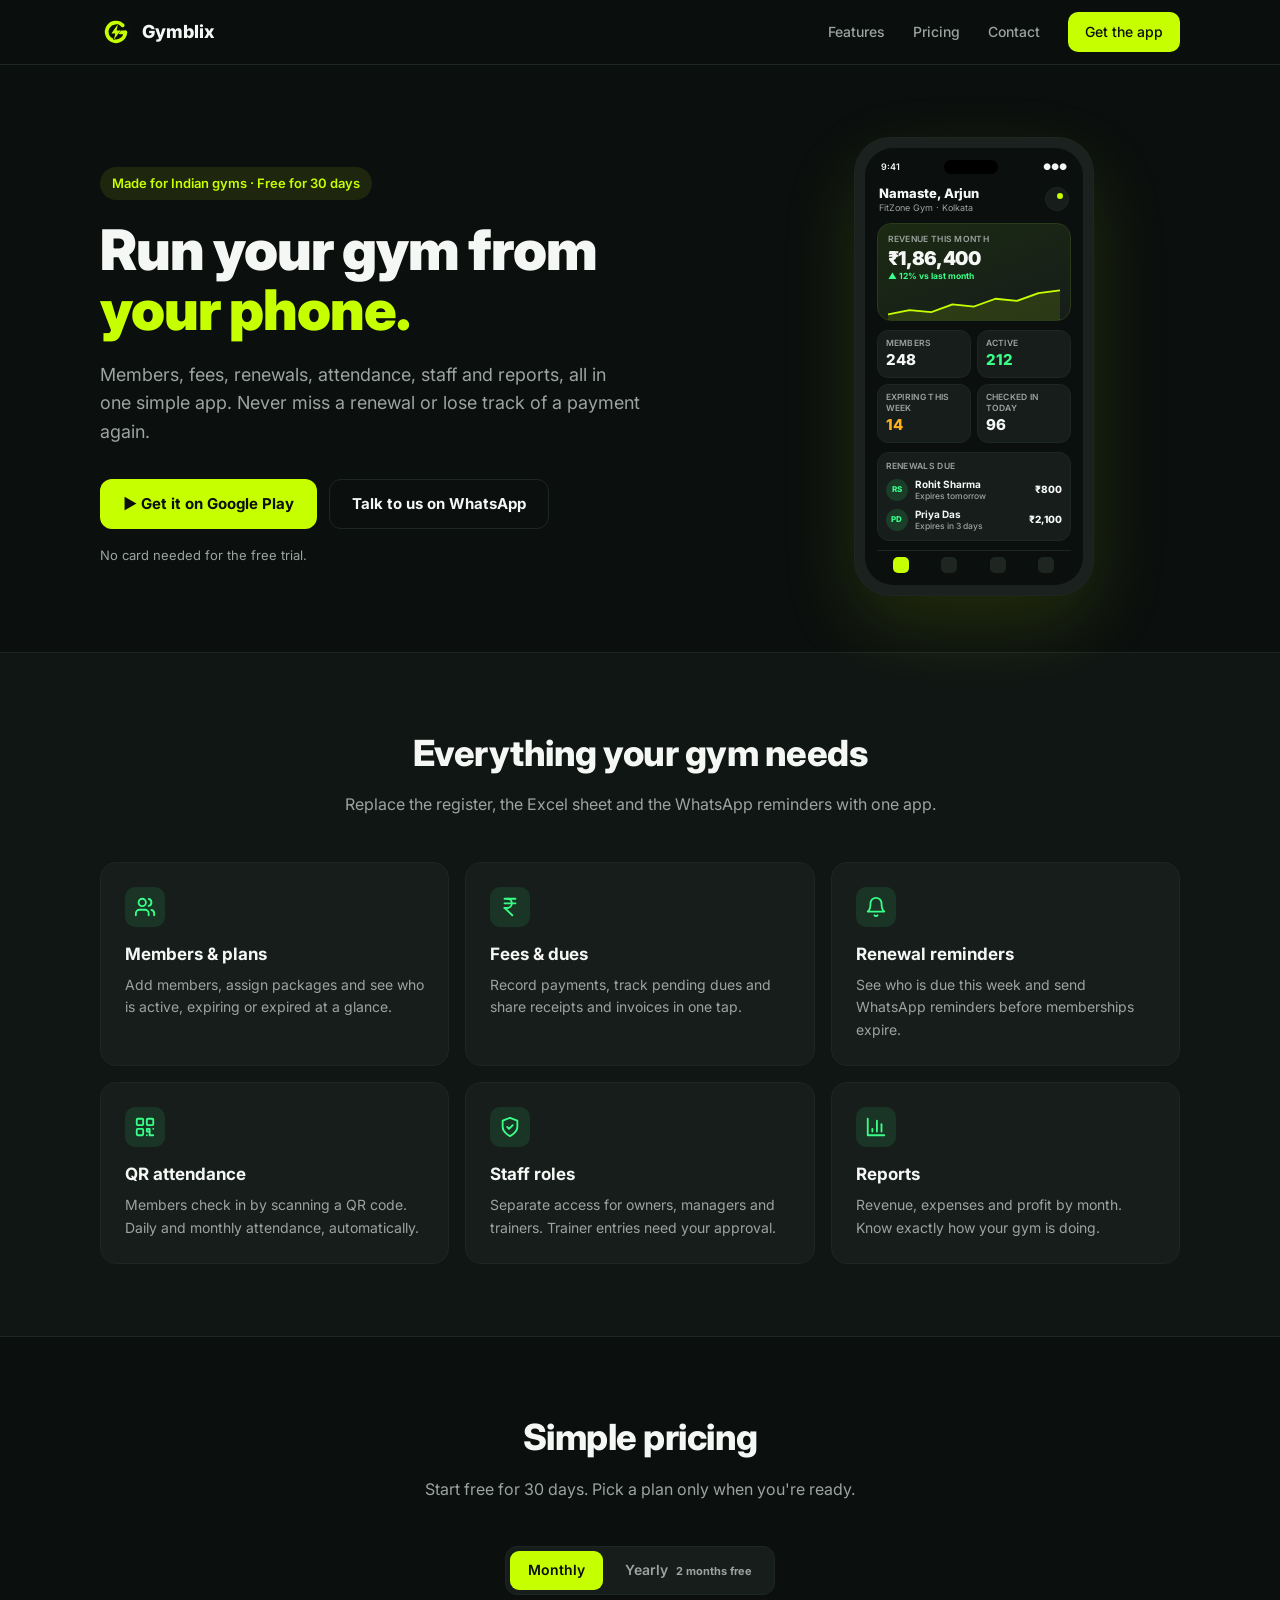
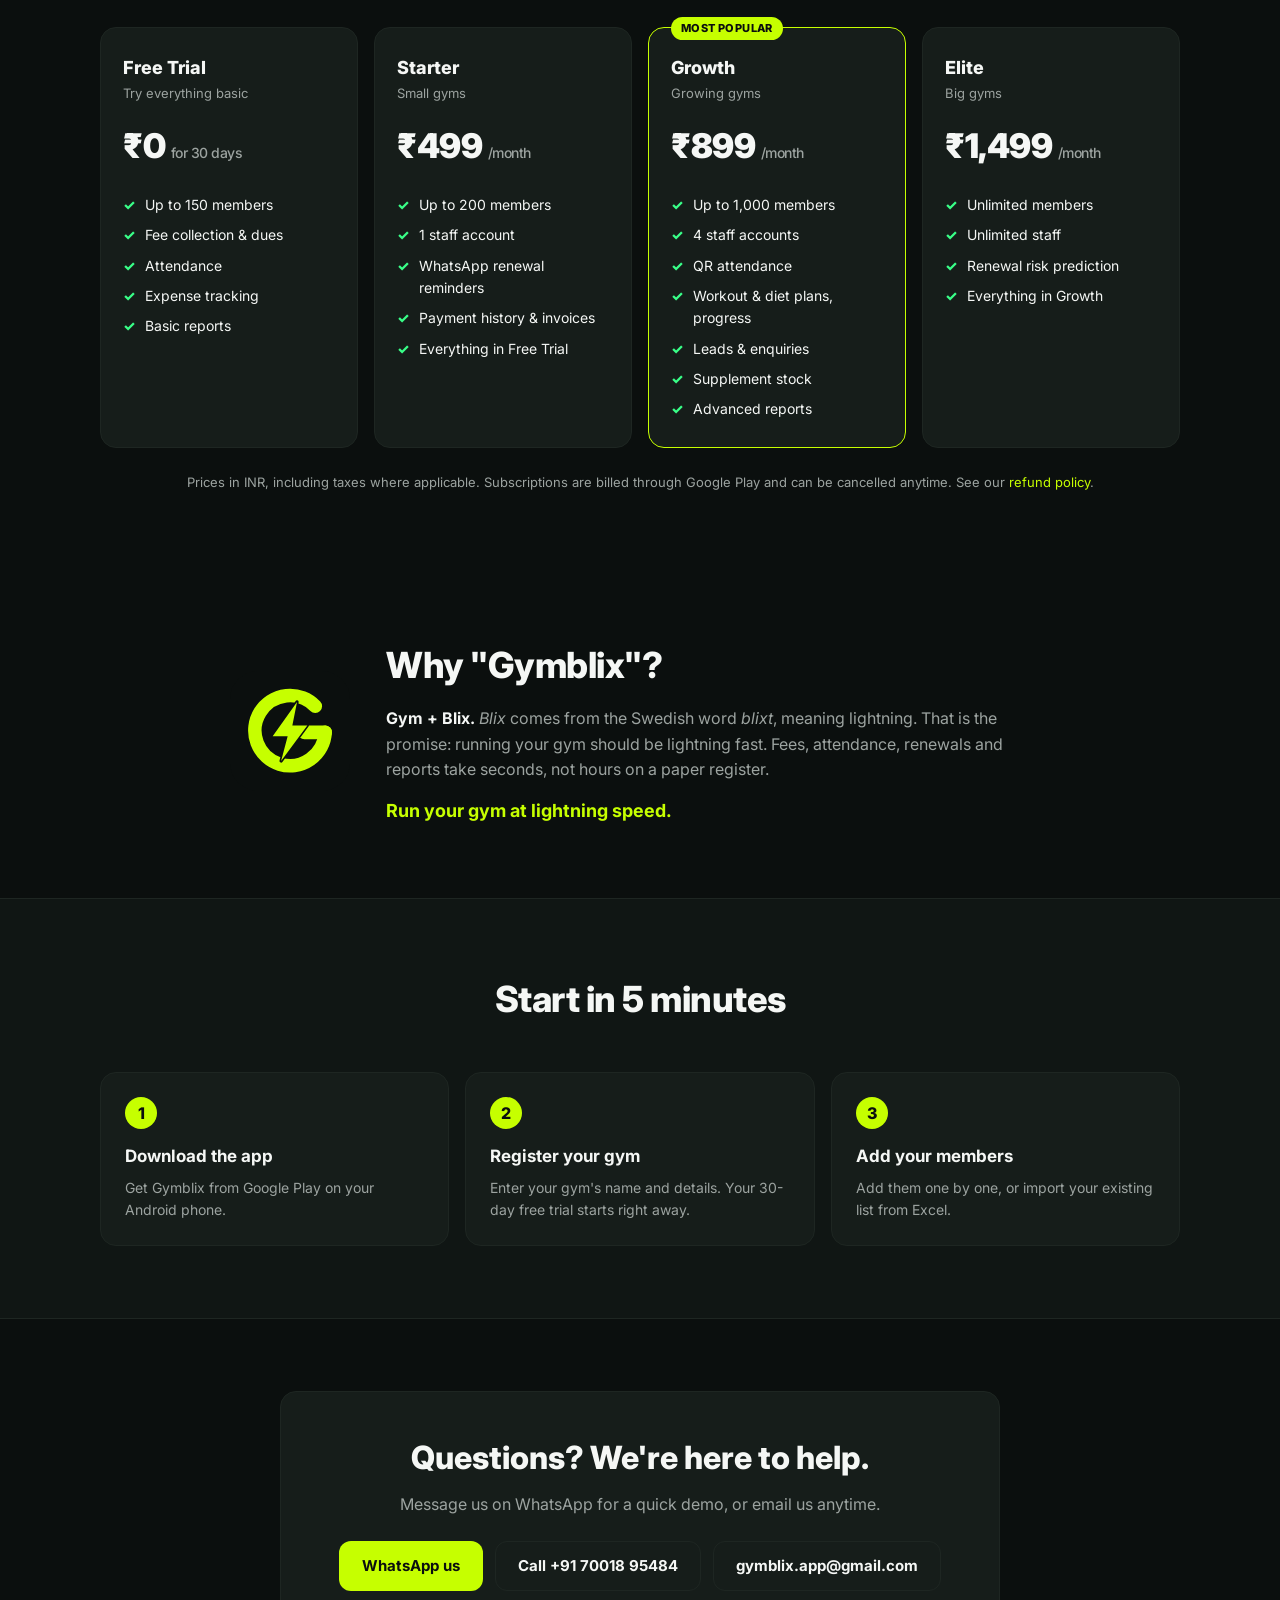
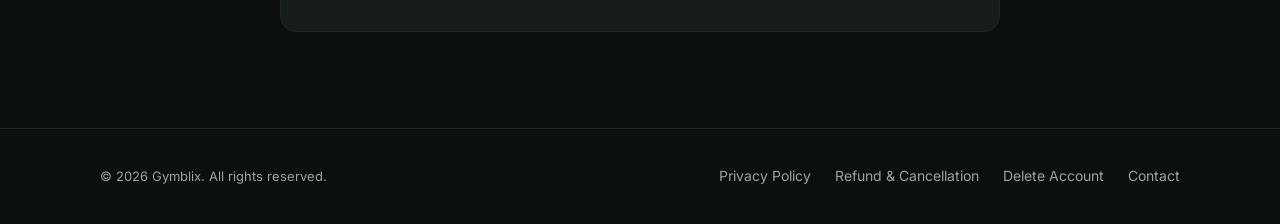
<file: index.html>
<!DOCTYPE html>
<html lang="en">
<head>
<meta charset="utf-8">
<meta name="viewport" content="width=device-width, initial-scale=1">
<title>Gymblix — Gym Management App</title>
<meta name="description" content="Gymblix is a simple gym management app: members, fees, renewals, attendance, staff and reports in one place. Free for 30 days.">
<link rel="preconnect" href="https://fonts.googleapis.com">
<link rel="preconnect" href="https://fonts.gstatic.com" crossorigin>
<link href="https://fonts.googleapis.com/css2?family=Inter:wght@400;500;600;700;800;900&display=swap" rel="stylesheet">
<link rel="icon" type="image/svg+xml" href="assets/gymblix-logo.svg">
<link rel="icon" type="image/png" href="assets/gymblix-favicon.png">
<link rel="apple-touch-icon" href="assets/apple-touch-icon.png">
<link rel="stylesheet" href="styles.css">
</head>
<body>

<header class="site-header">
  <div class="container">
    <a class="logo" href="index.html"><img src="assets/gymblix-logo.svg" alt="">Gymblix</a>
    <nav class="nav">
      <a href="#features">Features</a>
      <a href="#pricing">Pricing</a>
      <a href="#contact">Contact</a>
      <!-- PLAY_STORE_LINK: works once the app is public on Google Play -->
      <a class="btn btn-primary btn-sm" href="https://play.google.com/store/apps/details?id=com.gymblix.app">Get the app</a>
    </nav>
  </div>
</header>

<main>

  <!-- Hero -->
  <div class="hero">
    <div class="container">
      <div>
        <span class="pill">Made for Indian gyms · Free for 30 days</span>
        <h1>Run your gym from <span>your phone.</span></h1>
        <p class="lead">
          Members, fees, renewals, attendance, staff and reports, all in one simple app.
          Never miss a renewal or lose track of a payment again.
        </p>
        <div class="hero-actions">
          <a class="btn btn-primary" href="https://play.google.com/store/apps/details?id=com.gymblix.app">▶ Get it on Google Play</a>
          <a class="btn btn-ghost" href="https://wa.me/917001895484" target="_blank" rel="noopener">Talk to us on WhatsApp</a>
        </div>
        <p class="hero-note">No card needed for the free trial.</p>
      </div>
      <div class="phone" role="img" aria-label="Gymblix dashboard: 248 members, 212 active, 14 expiring this week, ₹1,86,400 revenue this month">
        <div class="screen" aria-hidden="true">
          <div class="s-status"><span>9:41</span><span class="s-notch"></span><span>●●●</span></div>
          <div class="s-head">
            <div><div class="s-hi">Namaste, Arjun</div><div class="s-gym">FitZone Gym · Kolkata</div></div>
            <div class="s-bell"></div>
          </div>
          <div class="s-revenue">
            <div class="s-label">Revenue this month</div>
            <div class="s-big">₹1,86,400</div>
            <div class="s-up">▲ 12% vs last month</div>
            <svg viewBox="0 0 200 48" class="s-chart" preserveAspectRatio="none"><path d="M0 40 L25 34 L50 37 L75 26 L100 29 L125 18 L150 21 L175 10 L200 6" fill="none" stroke="#C6FF00" stroke-width="2.5" stroke-linejoin="round"/><path d="M0 40 L25 34 L50 37 L75 26 L100 29 L125 18 L150 21 L175 10 L200 6 L200 48 L0 48 Z" fill="rgba(198,255,0,0.12)"/></svg>
          </div>
          <div class="s-tiles">
            <div class="s-tile"><div class="s-label">Members</div><div class="s-num">248</div></div>
            <div class="s-tile"><div class="s-label">Active</div><div class="s-num mint">212</div></div>
            <div class="s-tile"><div class="s-label">Expiring this week</div><div class="s-num warn">14</div></div>
            <div class="s-tile"><div class="s-label">Checked in today</div><div class="s-num">96</div></div>
          </div>
          <div class="s-list">
            <div class="s-label">Renewals due</div>
            <div class="s-row"><span class="s-av">RS</span><span class="s-name">Rohit Sharma<small>Expires tomorrow</small></span><span class="s-amt">₹800</span></div>
            <div class="s-row"><span class="s-av">PD</span><span class="s-name">Priya Das<small>Expires in 3 days</small></span><span class="s-amt">₹2,100</span></div>
          </div>
          <div class="s-nav"><span class="on"></span><span></span><span></span><span></span></div>
        </div>
      </div>
    </div>
  </div>

  <!-- Features -->
  <section id="features" class="alt">
    <div class="container">
      <div class="section-head">
        <h2>Everything your gym needs</h2>
        <p>Replace the register, the Excel sheet and the WhatsApp reminders with one app.</p>
      </div>
      <div class="grid-3">
        <div class="feature">
          <div class="icon"><svg viewBox="0 0 24 24" width="22" height="22" fill="none" stroke="currentColor" stroke-width="2" stroke-linecap="round" stroke-linejoin="round" aria-hidden="true"><path d="M16 21v-2a4 4 0 0 0-4-4H6a4 4 0 0 0-4 4v2"/><circle cx="9" cy="7" r="4"/><path d="M22 21v-2a4 4 0 0 0-3-3.87"/><path d="M16 3.13a4 4 0 0 1 0 7.75"/></svg></div>
          <h3>Members &amp; plans</h3>
          <p>Add members, assign packages and see who is active, expiring or expired at a glance.</p>
        </div>
        <div class="feature">
          <div class="icon"><svg viewBox="0 0 24 24" width="22" height="22" fill="none" stroke="currentColor" stroke-width="2" stroke-linecap="round" stroke-linejoin="round" aria-hidden="true"><path d="M6 3h12"/><path d="M6 8h12"/><path d="M6 13l8.5 8"/><path d="M6 13h3"/><path d="M9 13c6.67 0 6.67-10 0-10"/></svg></div>
          <h3>Fees &amp; dues</h3>
          <p>Record payments, track pending dues and share receipts and invoices in one tap.</p>
        </div>
        <div class="feature">
          <div class="icon"><svg viewBox="0 0 24 24" width="22" height="22" fill="none" stroke="currentColor" stroke-width="2" stroke-linecap="round" stroke-linejoin="round" aria-hidden="true"><path d="M6 8a6 6 0 0 1 12 0c0 7 3 9 3 9H3s3-2 3-9"/><path d="M10.3 21a1.94 1.94 0 0 0 3.4 0"/></svg></div>
          <h3>Renewal reminders</h3>
          <p>See who is due this week and send WhatsApp reminders before memberships expire.</p>
        </div>
        <div class="feature">
          <div class="icon"><svg viewBox="0 0 24 24" width="22" height="22" fill="none" stroke="currentColor" stroke-width="2" stroke-linecap="round" stroke-linejoin="round" aria-hidden="true"><rect x="3" y="3" width="7" height="7" rx="1"/><rect x="14" y="3" width="7" height="7" rx="1"/><rect x="3" y="14" width="7" height="7" rx="1"/><path d="M14 14h3v3h-3z"/><path d="M21 14v.01"/><path d="M21 21h-4v-4"/><path d="M14 21v.01"/></svg></div>
          <h3>QR attendance</h3>
          <p>Members check in by scanning a QR code. Daily and monthly attendance, automatically.</p>
        </div>
        <div class="feature">
          <div class="icon"><svg viewBox="0 0 24 24" width="22" height="22" fill="none" stroke="currentColor" stroke-width="2" stroke-linecap="round" stroke-linejoin="round" aria-hidden="true"><path d="M12 22s8-4 8-10V5l-8-3-8 3v7c0 6 8 10 8 10"/><path d="m9 12 2 2 4-4"/></svg></div>
          <h3>Staff roles</h3>
          <p>Separate access for owners, managers and trainers. Trainer entries need your approval.</p>
        </div>
        <div class="feature">
          <div class="icon"><svg viewBox="0 0 24 24" width="22" height="22" fill="none" stroke="currentColor" stroke-width="2" stroke-linecap="round" stroke-linejoin="round" aria-hidden="true"><path d="M3 3v18h18"/><path d="M18 17V9"/><path d="M13 17V5"/><path d="M8 17v-3"/></svg></div>
          <h3>Reports</h3>
          <p>Revenue, expenses and profit by month. Know exactly how your gym is doing.</p>
        </div>
      </div>
    </div>
  </section>

  <!-- Trusted by — HIDDEN until we have real gyms.
       To show it: remove the word "hidden" below, then replace the
       example gyms/quotes with real ones (with the owner's permission). -->
  <section id="trusted" class="trusted" hidden>
    <div class="container">
      <div class="section-head">
        <h2>Gyms already running on Gymblix</h2>
      </div>
      <div class="gym-names">
        <span>Gym Name 1 · City</span>
        <span>Gym Name 2 · City</span>
        <span>Gym Name 3 · City</span>
      </div>
      <div class="grid-3">
        <figure class="quote">
          <blockquote>"Owner's words about Gymblix go here."</blockquote>
          <figcaption><strong>Owner Name</strong>Gym Name, City</figcaption>
        </figure>
        <figure class="quote">
          <blockquote>"Owner's words about Gymblix go here."</blockquote>
          <figcaption><strong>Owner Name</strong>Gym Name, City</figcaption>
        </figure>
        <figure class="quote">
          <blockquote>"Owner's words about Gymblix go here."</blockquote>
          <figcaption><strong>Owner Name</strong>Gym Name, City</figcaption>
        </figure>
      </div>
    </div>
  </section>

  <!-- Pricing -->
  <section id="pricing">
    <div class="container">
      <div class="section-head">
        <h2>Simple pricing</h2>
        <p>Start free for 30 days. Pick a plan only when you're ready.</p>
      </div>

      <div class="billing-toggle" role="group" aria-label="Billing period">
        <button type="button" data-period="monthly" aria-pressed="true">Monthly</button>
        <button type="button" data-period="annual" aria-pressed="false">Yearly <span class="save">2 months free</span></button>
      </div>

      <div class="grid-4">
        <div class="plan">
          <h3>Free Trial</h3>
          <p class="for">Try everything basic</p>
          <div class="price">₹0 <small>for 30 days</small></div>
          <ul>
            <li>Up to 150 members</li>
            <li>Fee collection &amp; dues</li>
            <li>Attendance</li>
            <li>Expense tracking</li>
            <li>Basic reports</li>
          </ul>
        </div>

        <div class="plan">
          <h3>Starter</h3>
          <p class="for">Small gyms</p>
          <div class="price" data-monthly="₹499" data-annual="₹4,990"><span class="amount">₹499</span> <small class="per">/month</small></div>
          <ul>
            <li>Up to 200 members</li>
            <li>1 staff account</li>
            <li>WhatsApp renewal reminders</li>
            <li>Payment history &amp; invoices</li>
            <li>Everything in Free Trial</li>
          </ul>
        </div>

        <div class="plan popular">
          <span class="tag">Most popular</span>
          <h3>Growth</h3>
          <p class="for">Growing gyms</p>
          <div class="price" data-monthly="₹899" data-annual="₹8,990"><span class="amount">₹899</span> <small class="per">/month</small></div>
          <ul>
            <li>Up to 1,000 members</li>
            <li>4 staff accounts</li>
            <li>QR attendance</li>
            <li>Workout &amp; diet plans, progress</li>
            <li>Leads &amp; enquiries</li>
            <li>Supplement stock</li>
            <li>Advanced reports</li>
          </ul>
        </div>

        <div class="plan">
          <h3>Elite</h3>
          <p class="for">Big gyms</p>
          <div class="price" data-monthly="₹1,499" data-annual="₹14,990"><span class="amount">₹1,499</span> <small class="per">/month</small></div>
          <ul>
            <li>Unlimited members</li>
            <li>Unlimited staff</li>
            <li>Renewal risk prediction</li>
            <li>Everything in Growth</li>
          </ul>
        </div>
      </div>

      <p class="pricing-note">
        Prices in INR, including taxes where applicable. Subscriptions are billed through Google Play
        and can be cancelled anytime. See our <a href="refund.html">refund policy</a>.
      </p>
    </div>
  </section>

  <!-- Name meaning -->
  <section id="why-gymblix">
    <div class="container">
      <div class="why-name">
        <img src="assets/gymblix-logo.svg" alt="Gymblix logo: a G with a lightning bolt" width="120" height="120">
        <div>
          <h2>Why "Gymblix"?</h2>
          <p><strong>Gym + Blix.</strong> <em>Blix</em> comes from the Swedish word <em>blixt</em>, meaning lightning. That is the promise: running your gym should be lightning fast. Fees, attendance, renewals and reports take seconds, not hours on a paper register.</p>
          <p class="why-tag">Run your gym at lightning speed.</p>
        </div>
      </div>
    </div>
  </section>

  <!-- How to start -->
  <section class="alt">
    <div class="container">
      <div class="section-head">
        <h2>Start in 5 minutes</h2>
      </div>
      <div class="grid-3">
        <div class="feature">
          <div class="step-num">1</div>
          <h3>Download the app</h3>
          <p>Get Gymblix from Google Play on your Android phone.</p>
        </div>
        <div class="feature">
          <div class="step-num">2</div>
          <h3>Register your gym</h3>
          <p>Enter your gym's name and details. Your 30-day free trial starts right away.</p>
        </div>
        <div class="feature">
          <div class="step-num">3</div>
          <h3>Add your members</h3>
          <p>Add them one by one, or import your existing list from Excel.</p>
        </div>
      </div>
    </div>
  </section>

  <!-- Contact -->
  <section id="contact">
    <div class="container">
      <div class="contact-card">
        <h2>Questions? We're here to help.</h2>
        <p>Message us on WhatsApp for a quick demo, or email us anytime.</p>
        <div class="contact-actions">
          <a class="btn btn-primary" href="https://wa.me/917001895484" target="_blank" rel="noopener">WhatsApp us</a>
          <a class="btn btn-ghost" href="tel:+917001895484">Call +91 70018 95484</a>
          <a class="btn btn-ghost" href="mailto:gymblix.app@gmail.com">gymblix.app@gmail.com</a>
        </div>
      </div>
    </div>
  </section>

</main>

<footer class="site-footer">
  <div class="container">
    <div class="copyright">© 2026 Gymblix. All rights reserved.</div>
    <nav class="footer-links">
      <a href="privacy.html">Privacy Policy</a>
      <a href="refund.html">Refund &amp; Cancellation</a>
      <a href="delete-account.html">Delete Account</a>
      <a href="mailto:gymblix.app@gmail.com">Contact</a>
    </nav>
  </div>
</footer>

<script>
  // Monthly / yearly price toggle
  document.querySelectorAll('.billing-toggle button').forEach(function (btn) {
    btn.addEventListener('click', function () {
      var period = btn.dataset.period;
      document.querySelectorAll('.billing-toggle button').forEach(function (b) {
        b.setAttribute('aria-pressed', String(b === btn));
      });
      document.querySelectorAll('.price[data-monthly]').forEach(function (p) {
        p.querySelector('.amount').textContent = p.dataset[period];
        p.querySelector('.per').textContent = period === 'annual' ? '/year' : '/month';
      });
    });
  });
</script>
</body>
</html>
</file>
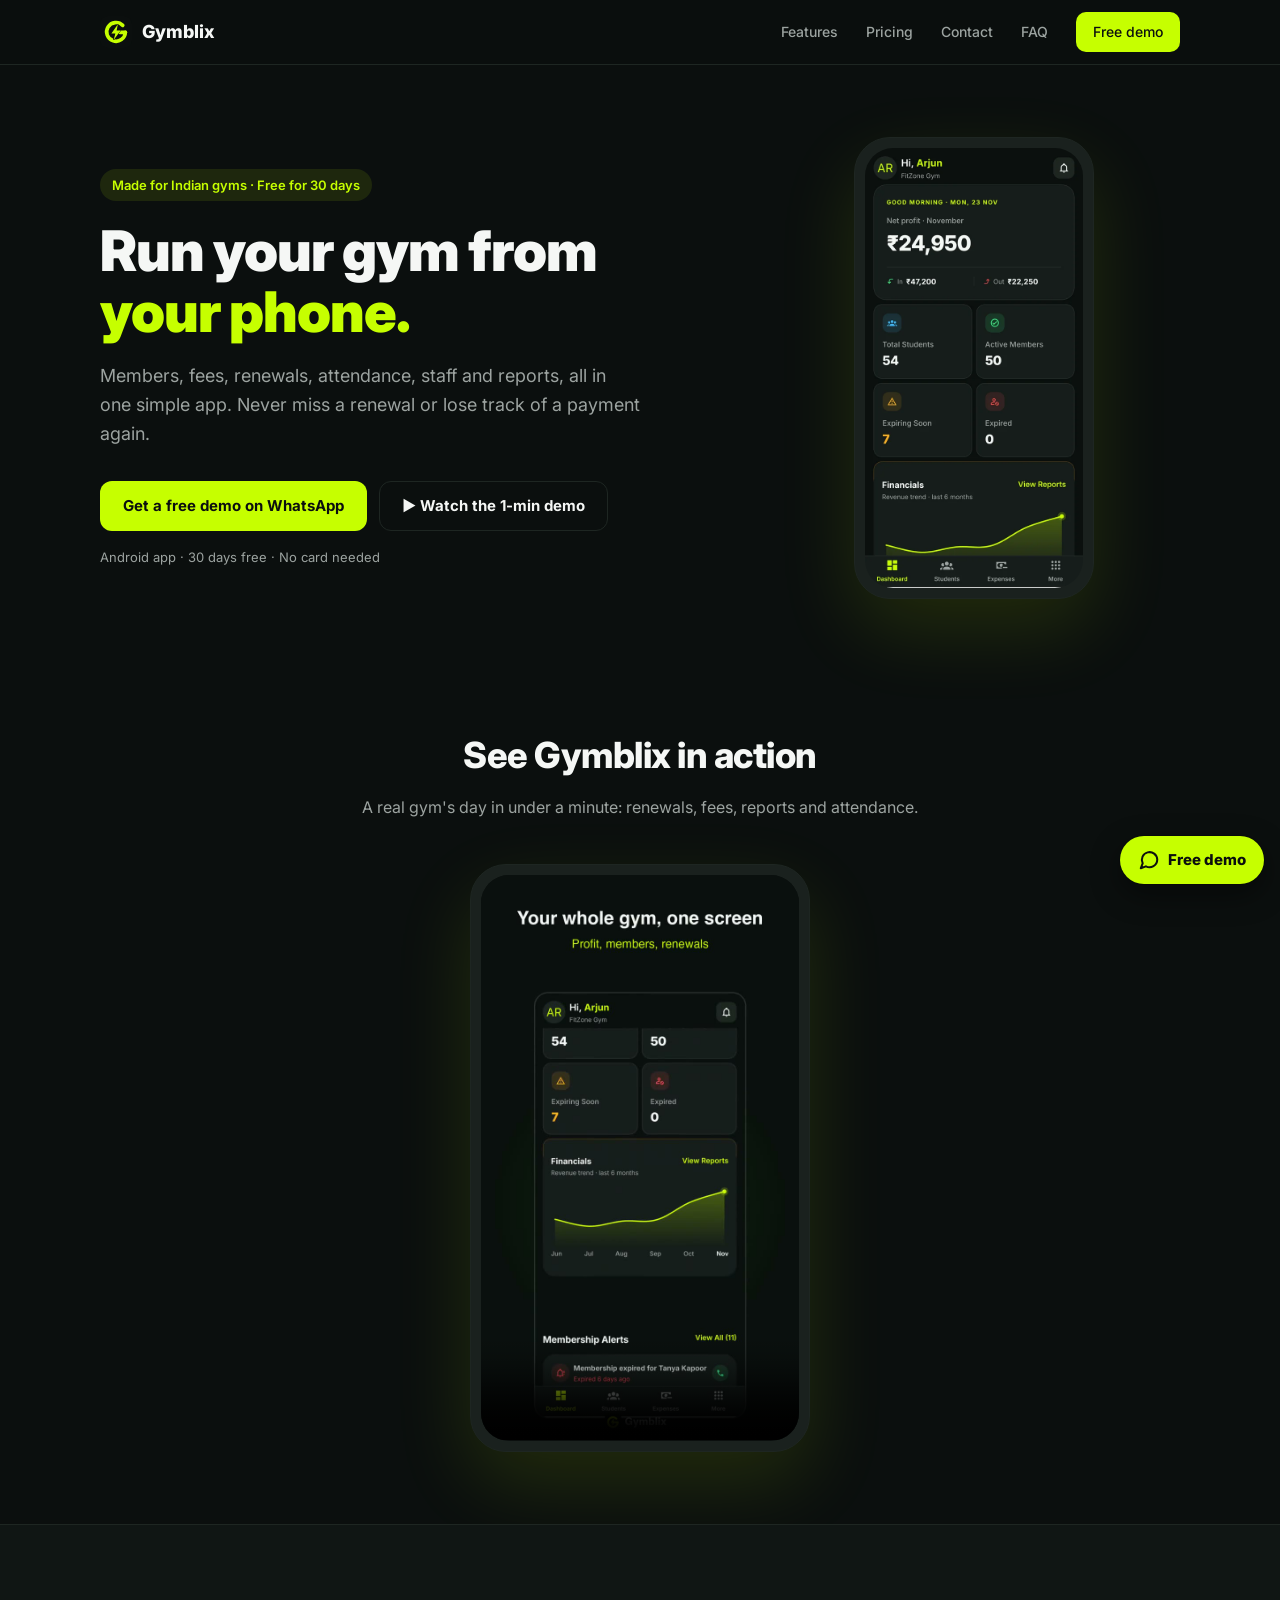
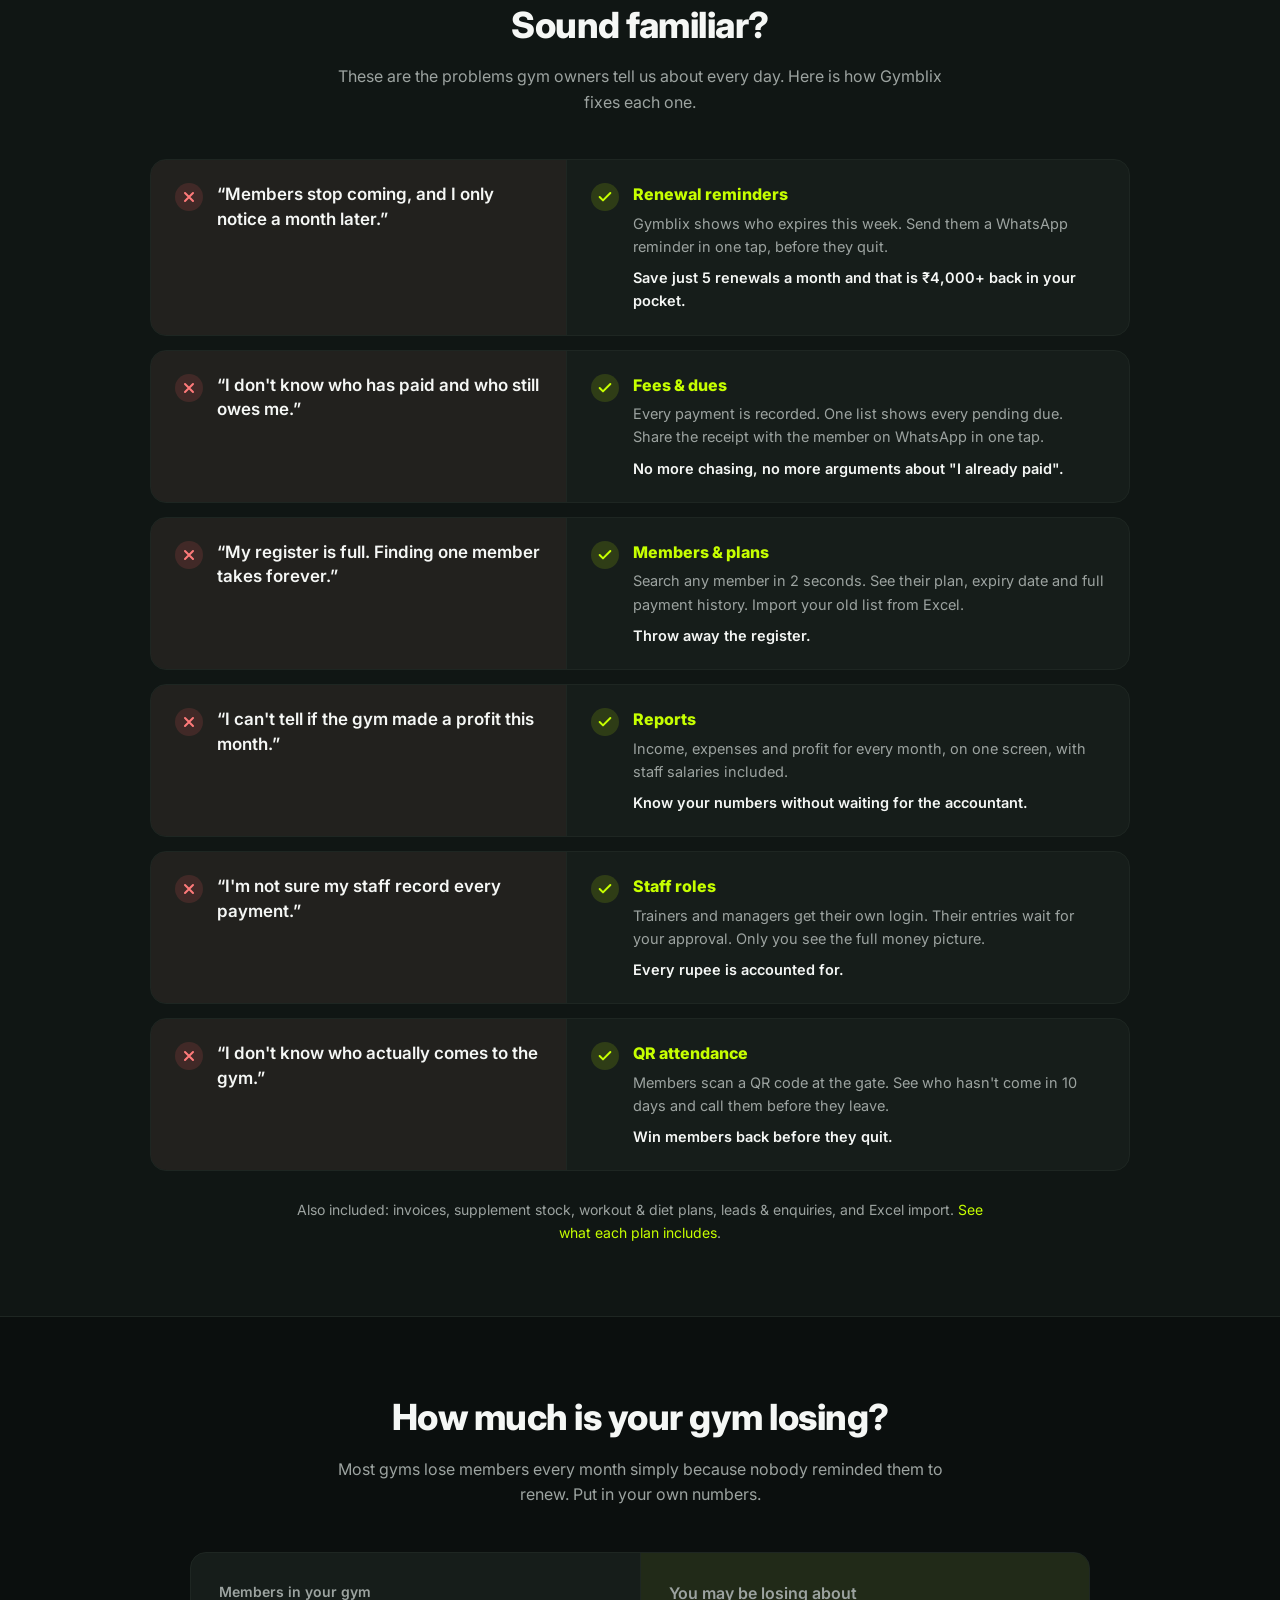
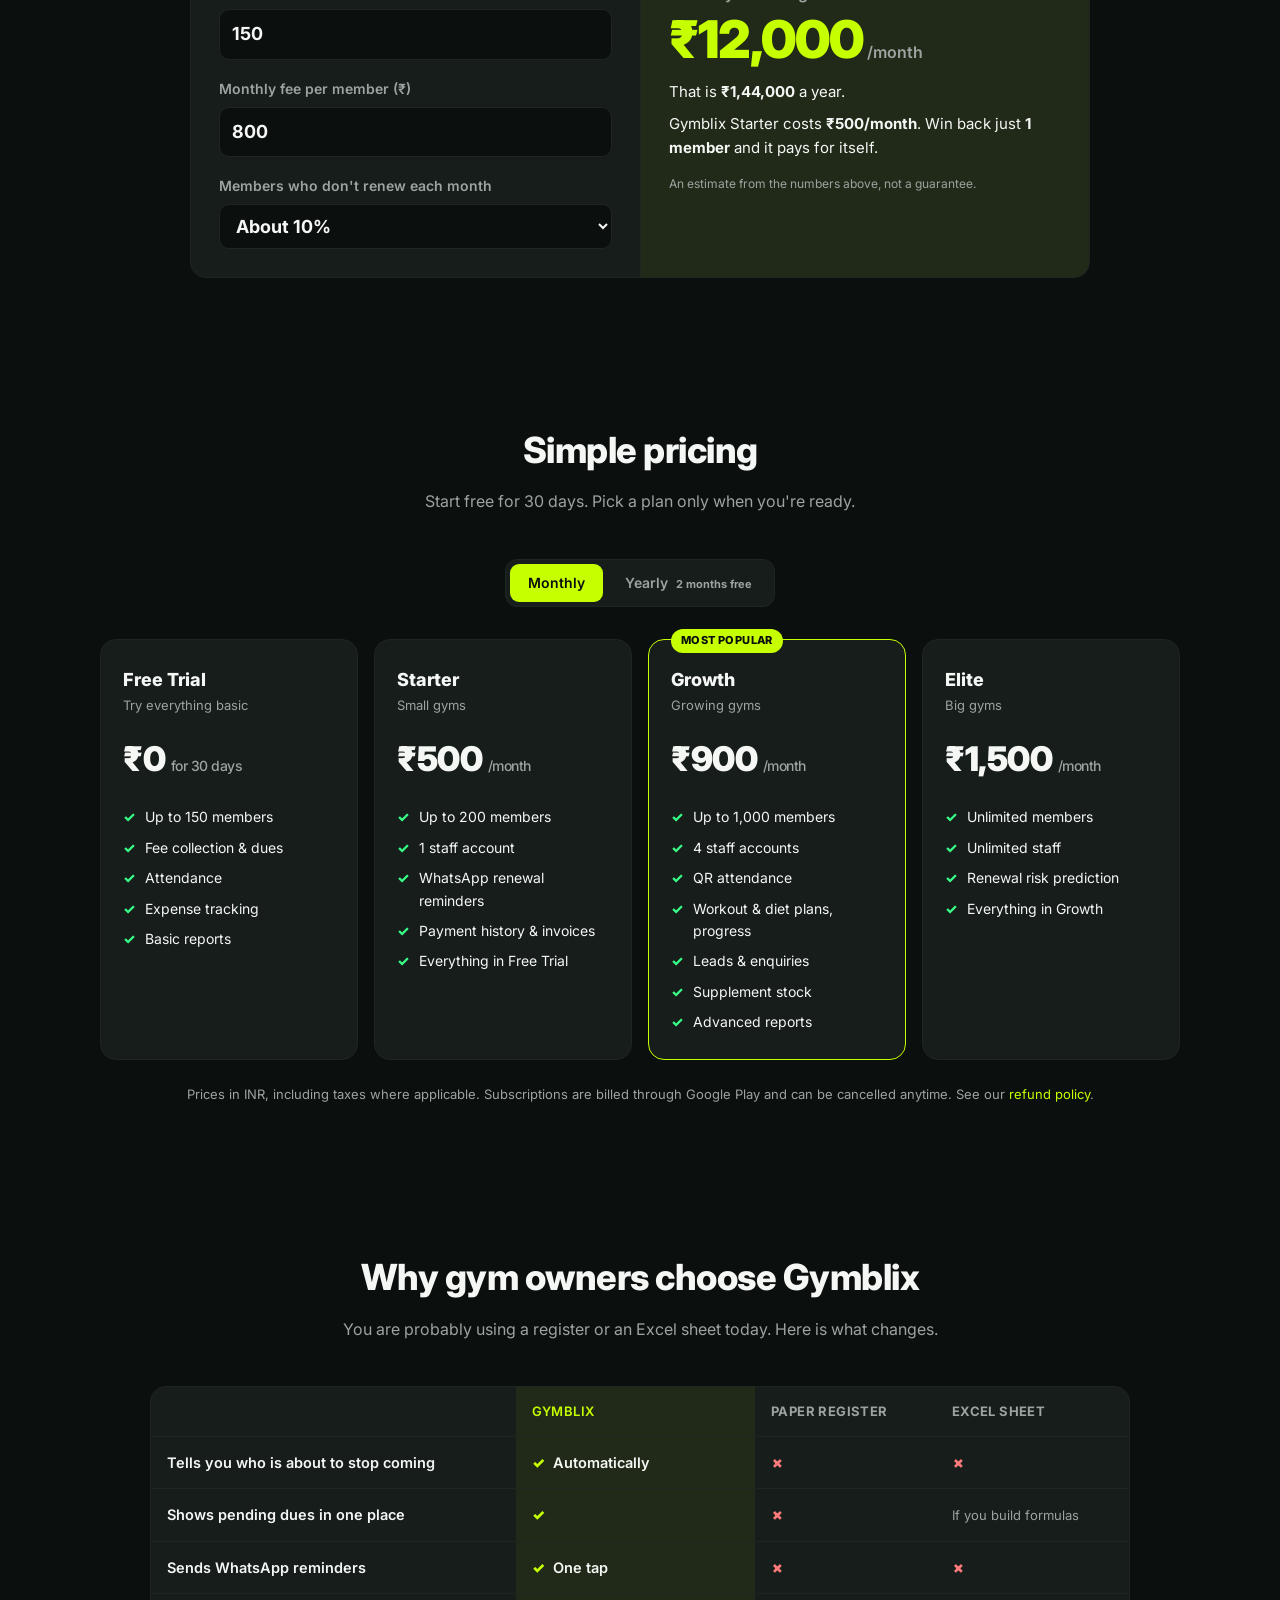
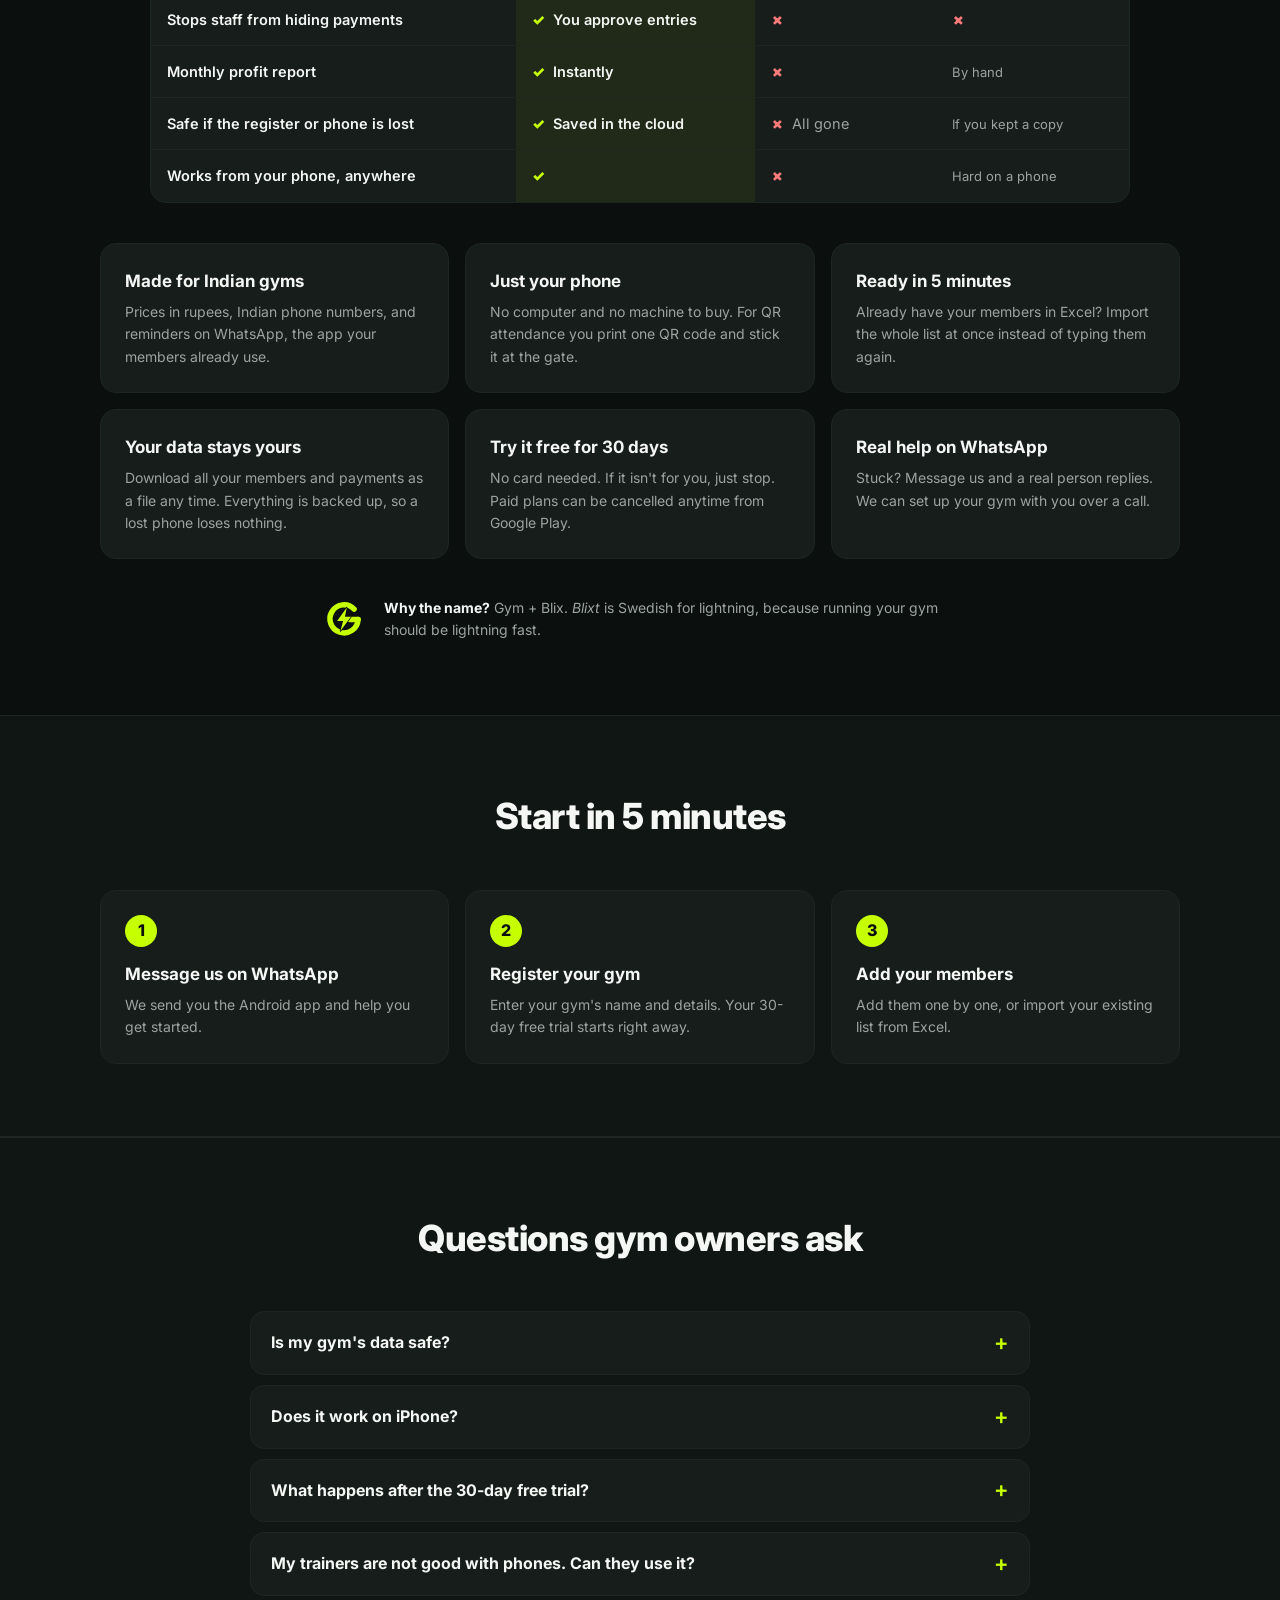
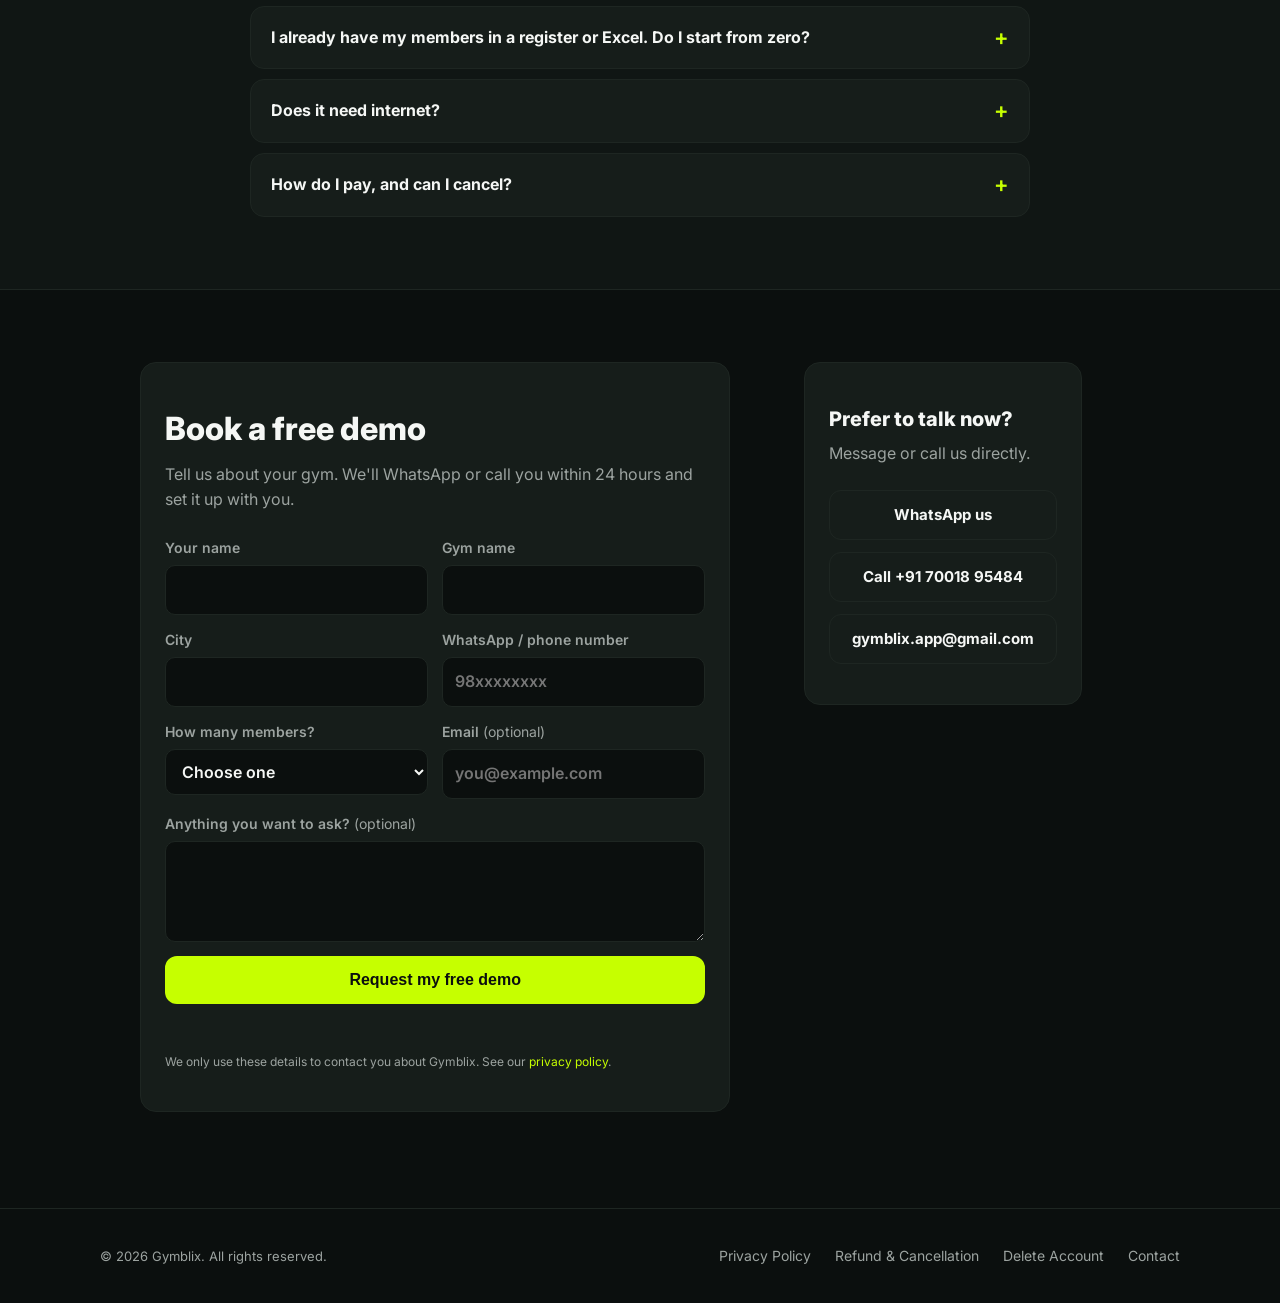
<file: public/index.html>
<!DOCTYPE html>
<html lang="en">
<head>
<meta charset="utf-8">
<meta name="viewport" content="width=device-width, initial-scale=1">
<title>Gymblix — Gym Management App for Indian Gyms | Members, Fees &amp; Renewals</title>
<meta name="description" content="Gymblix is a simple gym management app for Indian gyms: members, fees, renewal reminders on WhatsApp, QR attendance, staff and profit reports, all on your phone. Free for 30 days.">
<link rel="canonical" href="https://gymblix.com/">
<meta name="theme-color" content="#0B0F0E">
<!-- Link preview for WhatsApp, Facebook, LinkedIn, X -->
<meta property="og:type" content="website">
<meta property="og:site_name" content="Gymblix">
<meta property="og:url" content="https://gymblix.com/">
<meta property="og:title" content="Gymblix — Run your gym from your phone">
<meta property="og:description" content="Members, fees, renewals, attendance and reports in one simple app. Never miss a renewal again. Free for 30 days.">
<meta property="og:image" content="https://gymblix.com/assets/og-image.png">
<meta property="og:image:width" content="1200">
<meta property="og:image:height" content="630">
<meta property="og:image:alt" content="Gymblix: run your gym at lightning speed">
<meta name="twitter:card" content="summary_large_image">
<script type="application/ld+json">
{"@context":"https://schema.org","@type":"SoftwareApplication","name":"Gymblix","operatingSystem":"Android","applicationCategory":"BusinessApplication","description":"Gym management app for Indian gyms: members, fees, renewal reminders, QR attendance, staff and reports.","url":"https://gymblix.com/","offers":{"@type":"AggregateOffer","priceCurrency":"INR","lowPrice":"0","highPrice":"1500","offerCount":"4"}}
</script>
<link rel="preconnect" href="https://fonts.googleapis.com">
<link rel="preconnect" href="https://fonts.gstatic.com" crossorigin>
<link href="https://fonts.googleapis.com/css2?family=Inter:wght@400;500;600;700;800;900&display=swap" rel="stylesheet">
<link rel="icon" type="image/svg+xml" href="assets/gymblix-logo.svg">
<link rel="icon" type="image/png" href="assets/gymblix-favicon.png">
<link rel="apple-touch-icon" href="assets/apple-touch-icon.png">
<link rel="stylesheet" href="styles.css">
</head>
<body>

<header class="site-header">
  <div class="container">
    <a class="logo" href="index.html"><img src="assets/gymblix-logo.svg" alt="">Gymblix</a>
    <nav class="nav">
      <a href="#features">Features</a>
      <a href="#pricing">Pricing</a>
      <a href="#contact">Contact</a>
      <a href="#faq">FAQ</a>
      <!-- When the app is public on Google Play, this can point to
           https://play.google.com/store/apps/details?id=com.gymblix.app -->
      <a class="btn btn-primary btn-sm" href="https://wa.me/917001895484?text=Hi%2C%20I%20want%20a%20free%20demo%20of%20Gymblix%20for%20my%20gym.%0AGym%20name%3A%0ACity%3A%0ANumber%20of%20members%3A" target="_blank" rel="noopener">Free demo</a>
    </nav>
  </div>
</header>

<main>

  <!-- Hero -->
  <div class="hero">
    <div class="container">
      <div>
        <span class="pill">Made for Indian gyms · Free for 30 days</span>
        <h1>Run your gym from <span>your phone.</span></h1>
        <p class="lead">
          Members, fees, renewals, attendance, staff and reports, all in one simple app.
          Never miss a renewal or lose track of a payment again.
        </p>
        <div class="hero-actions">
          <!-- When the app is public on Google Play, add back a
               "Get it on Google Play" button linking to
               https://play.google.com/store/apps/details?id=com.gymblix.app -->
          <a class="btn btn-primary" href="https://wa.me/917001895484?text=Hi%2C%20I%20want%20a%20free%20demo%20of%20Gymblix%20for%20my%20gym.%0AGym%20name%3A%0ACity%3A%0ANumber%20of%20members%3A" target="_blank" rel="noopener">Get a free demo on WhatsApp</a>
          <a class="btn btn-ghost" href="#demo">▶ Watch the 1-min demo</a>
        </div>
        <p class="hero-note">Android app · 30 days free · No card needed</p>
      </div>
      <div class="phone">
        <img src="assets/app-dashboard.webp" width="540" height="1090"
             alt="Gymblix app dashboard: net profit ₹24,950 this month, 54 members, 7 memberships expiring soon">
      </div>
    </div>
  </div>

  <!-- Demo video -->
  <section id="demo">
    <div class="container">
      <div class="section-head">
        <h2>See Gymblix in action</h2>
        <p>A real gym's day in under a minute: renewals, fees, reports and attendance.</p>
      </div>
      <div class="demo-frame">
        <video controls playsinline preload="none" poster="assets/gymblix-demo-poster.jpg" width="720" height="1280">
          <source src="assets/gymblix-demo.mp4" type="video/mp4">
          Your browser can't play this video. <a href="assets/gymblix-demo.mp4">Download the demo</a>.
        </video>
      </div>
    </div>
  </section>

  <!-- Problems → solutions -->
  <section id="features" class="alt">
    <div class="container">
      <div class="section-head">
        <h2>Sound familiar?</h2>
        <p>These are the problems gym owners tell us about every day. Here is how Gymblix fixes each one.</p>
      </div>
      <div class="ps-list">
        <article class="ps">
          <div class="ps-problem"><span class="ps-mark bad"><svg viewBox="0 0 24 24" width="16" height="16" fill="none" stroke="currentColor" stroke-width="3" stroke-linecap="round" aria-hidden="true"><path d="M18 6 6 18M6 6l12 12"/></svg></span><p>&ldquo;Members stop coming, and I only notice a month later.&rdquo;</p></div>
          <div class="ps-solution">
            <span class="ps-mark good"><svg viewBox="0 0 24 24" width="16" height="16" fill="none" stroke="currentColor" stroke-width="3" stroke-linecap="round" stroke-linejoin="round" aria-hidden="true"><path d="M20 6 9 17l-5-5"/></svg></span>
            <div>
              <h3>Renewal reminders</h3>
              <p>Gymblix shows who expires this week. Send them a WhatsApp reminder in one tap, before they quit.</p>
              <p class="ps-result">Save just 5 renewals a month and that is ₹4,000+ back in your pocket.</p>
            </div>
          </div>
        </article>
        <article class="ps">
          <div class="ps-problem"><span class="ps-mark bad"><svg viewBox="0 0 24 24" width="16" height="16" fill="none" stroke="currentColor" stroke-width="3" stroke-linecap="round" aria-hidden="true"><path d="M18 6 6 18M6 6l12 12"/></svg></span><p>&ldquo;I don't know who has paid and who still owes me.&rdquo;</p></div>
          <div class="ps-solution">
            <span class="ps-mark good"><svg viewBox="0 0 24 24" width="16" height="16" fill="none" stroke="currentColor" stroke-width="3" stroke-linecap="round" stroke-linejoin="round" aria-hidden="true"><path d="M20 6 9 17l-5-5"/></svg></span>
            <div>
              <h3>Fees &amp; dues</h3>
              <p>Every payment is recorded. One list shows every pending due. Share the receipt with the member on WhatsApp in one tap.</p>
              <p class="ps-result">No more chasing, no more arguments about "I already paid".</p>
            </div>
          </div>
        </article>
        <article class="ps">
          <div class="ps-problem"><span class="ps-mark bad"><svg viewBox="0 0 24 24" width="16" height="16" fill="none" stroke="currentColor" stroke-width="3" stroke-linecap="round" aria-hidden="true"><path d="M18 6 6 18M6 6l12 12"/></svg></span><p>&ldquo;My register is full. Finding one member takes forever.&rdquo;</p></div>
          <div class="ps-solution">
            <span class="ps-mark good"><svg viewBox="0 0 24 24" width="16" height="16" fill="none" stroke="currentColor" stroke-width="3" stroke-linecap="round" stroke-linejoin="round" aria-hidden="true"><path d="M20 6 9 17l-5-5"/></svg></span>
            <div>
              <h3>Members &amp; plans</h3>
              <p>Search any member in 2 seconds. See their plan, expiry date and full payment history. Import your old list from Excel.</p>
              <p class="ps-result">Throw away the register.</p>
            </div>
          </div>
        </article>
        <article class="ps">
          <div class="ps-problem"><span class="ps-mark bad"><svg viewBox="0 0 24 24" width="16" height="16" fill="none" stroke="currentColor" stroke-width="3" stroke-linecap="round" aria-hidden="true"><path d="M18 6 6 18M6 6l12 12"/></svg></span><p>&ldquo;I can't tell if the gym made a profit this month.&rdquo;</p></div>
          <div class="ps-solution">
            <span class="ps-mark good"><svg viewBox="0 0 24 24" width="16" height="16" fill="none" stroke="currentColor" stroke-width="3" stroke-linecap="round" stroke-linejoin="round" aria-hidden="true"><path d="M20 6 9 17l-5-5"/></svg></span>
            <div>
              <h3>Reports</h3>
              <p>Income, expenses and profit for every month, on one screen, with staff salaries included.</p>
              <p class="ps-result">Know your numbers without waiting for the accountant.</p>
            </div>
          </div>
        </article>
        <article class="ps">
          <div class="ps-problem"><span class="ps-mark bad"><svg viewBox="0 0 24 24" width="16" height="16" fill="none" stroke="currentColor" stroke-width="3" stroke-linecap="round" aria-hidden="true"><path d="M18 6 6 18M6 6l12 12"/></svg></span><p>&ldquo;I'm not sure my staff record every payment.&rdquo;</p></div>
          <div class="ps-solution">
            <span class="ps-mark good"><svg viewBox="0 0 24 24" width="16" height="16" fill="none" stroke="currentColor" stroke-width="3" stroke-linecap="round" stroke-linejoin="round" aria-hidden="true"><path d="M20 6 9 17l-5-5"/></svg></span>
            <div>
              <h3>Staff roles</h3>
              <p>Trainers and managers get their own login. Their entries wait for your approval. Only you see the full money picture.</p>
              <p class="ps-result">Every rupee is accounted for.</p>
            </div>
          </div>
        </article>
        <article class="ps">
          <div class="ps-problem"><span class="ps-mark bad"><svg viewBox="0 0 24 24" width="16" height="16" fill="none" stroke="currentColor" stroke-width="3" stroke-linecap="round" aria-hidden="true"><path d="M18 6 6 18M6 6l12 12"/></svg></span><p>&ldquo;I don't know who actually comes to the gym.&rdquo;</p></div>
          <div class="ps-solution">
            <span class="ps-mark good"><svg viewBox="0 0 24 24" width="16" height="16" fill="none" stroke="currentColor" stroke-width="3" stroke-linecap="round" stroke-linejoin="round" aria-hidden="true"><path d="M20 6 9 17l-5-5"/></svg></span>
            <div>
              <h3>QR attendance</h3>
              <p>Members scan a QR code at the gate. See who hasn't come in 10 days and call them before they leave.</p>
              <p class="ps-result">Win members back before they quit.</p>
            </div>
          </div>
        </article>
      </div>
      <p class="ps-more">Also included: invoices, supplement stock, workout &amp; diet plans, leads &amp; enquiries, and Excel import. <a href="#pricing">See what each plan includes</a>.</p>
    </div>
  </section>

  <!-- Loss calculator -->
  <section id="calculator">
    <div class="container">
      <div class="section-head">
        <h2>How much is your gym losing?</h2>
        <p>Most gyms lose members every month simply because nobody reminded them to renew. Put in your own numbers.</p>
      </div>
      <div class="calc">
        <div class="calc-inputs">
          <label>Members in your gym<input type="number" id="c-members" value="150" min="1" inputmode="numeric"></label>
          <label>Monthly fee per member (₹)<input type="number" id="c-fee" value="800" min="1" inputmode="numeric"></label>
          <label>Members who don't renew each month<select id="c-rate"><option value="5">About 5%</option><option value="10" selected>About 10%</option><option value="15">About 15%</option><option value="20">About 20%</option></select></label>
        </div>
        <div class="calc-result" aria-live="polite">
          <p class="calc-label">You may be losing about</p>
          <p class="calc-big"><span id="c-loss">₹12,000</span><small>/month</small></p>
          <p class="calc-sub">That is <strong id="c-year">₹1,44,000</strong> a year.</p>
          <p class="calc-sub">Gymblix Starter costs <strong>₹500/month</strong>. Win back just <strong id="c-one">1 member</strong> and it pays for itself.</p>
          <p class="calc-note">An estimate from the numbers above, not a guarantee.</p>
        </div>
      </div>
    </div>
  </section>

  <!-- Trusted by — HIDDEN until we have real gyms.
       To show it: remove the word "hidden" below, then replace the
       example gyms/quotes with real ones (with the owner's permission). -->
  <section id="trusted" class="trusted" hidden>
    <div class="container">
      <div class="section-head">
        <h2>Gyms already running on Gymblix</h2>
      </div>
      <div class="gym-names">
        <span>Gym Name 1 · City</span>
        <span>Gym Name 2 · City</span>
        <span>Gym Name 3 · City</span>
      </div>
      <div class="grid-3">
        <figure class="quote">
          <blockquote>"Owner's words about Gymblix go here."</blockquote>
          <figcaption><strong>Owner Name</strong>Gym Name, City</figcaption>
        </figure>
        <figure class="quote">
          <blockquote>"Owner's words about Gymblix go here."</blockquote>
          <figcaption><strong>Owner Name</strong>Gym Name, City</figcaption>
        </figure>
        <figure class="quote">
          <blockquote>"Owner's words about Gymblix go here."</blockquote>
          <figcaption><strong>Owner Name</strong>Gym Name, City</figcaption>
        </figure>
      </div>
    </div>
  </section>

  <!-- Pricing -->
  <section id="pricing">
    <div class="container">
      <div class="section-head">
        <h2>Simple pricing</h2>
        <p>Start free for 30 days. Pick a plan only when you're ready.</p>
      </div>

      <div class="billing-toggle" role="group" aria-label="Billing period">
        <button type="button" data-period="monthly" aria-pressed="true">Monthly</button>
        <button type="button" data-period="annual" aria-pressed="false">Yearly <span class="save">2 months free</span></button>
      </div>

      <div class="grid-4">
        <div class="plan">
          <h3>Free Trial</h3>
          <p class="for">Try everything basic</p>
          <div class="price">₹0 <small>for 30 days</small></div>
          <ul>
            <li>Up to 150 members</li>
            <li>Fee collection &amp; dues</li>
            <li>Attendance</li>
            <li>Expense tracking</li>
            <li>Basic reports</li>
          </ul>
        </div>

        <div class="plan">
          <h3>Starter</h3>
          <p class="for">Small gyms</p>
          <div class="price" data-monthly="₹500" data-annual="₹5,000"><span class="amount">₹500</span> <small class="per">/month</small></div>
          <ul>
            <li>Up to 200 members</li>
            <li>1 staff account</li>
            <li>WhatsApp renewal reminders</li>
            <li>Payment history &amp; invoices</li>
            <li>Everything in Free Trial</li>
          </ul>
        </div>

        <div class="plan popular">
          <span class="tag">Most popular</span>
          <h3>Growth</h3>
          <p class="for">Growing gyms</p>
          <div class="price" data-monthly="₹900" data-annual="₹9,000"><span class="amount">₹900</span> <small class="per">/month</small></div>
          <ul>
            <li>Up to 1,000 members</li>
            <li>4 staff accounts</li>
            <li>QR attendance</li>
            <li>Workout &amp; diet plans, progress</li>
            <li>Leads &amp; enquiries</li>
            <li>Supplement stock</li>
            <li>Advanced reports</li>
          </ul>
        </div>

        <div class="plan">
          <h3>Elite</h3>
          <p class="for">Big gyms</p>
          <div class="price" data-monthly="₹1,500" data-annual="₹15,000"><span class="amount">₹1,500</span> <small class="per">/month</small></div>
          <ul>
            <li>Unlimited members</li>
            <li>Unlimited staff</li>
            <li>Renewal risk prediction</li>
            <li>Everything in Growth</li>
          </ul>
        </div>
      </div>

      <p class="pricing-note">
        Prices in INR, including taxes where applicable. Subscriptions are billed through Google Play
        and can be cancelled anytime. See our <a href="refund.html">refund policy</a>.
      </p>
    </div>
  </section>

  <!-- Why Gymblix -->
  <section id="why-gymblix">
    <div class="container">
      <div class="section-head">
        <h2>Why gym owners choose Gymblix</h2>
        <p>You are probably using a register or an Excel sheet today. Here is what changes.</p>
      </div>
      <div class="cmp-wrap">
        <table class="cmp">
          <thead><tr><th scope="col"><span class="sr-only">What you need</span></th><th scope="col" class="cmp-us">Gymblix</th><th scope="col">Paper register</th><th scope="col" class="cmp-xl">Excel sheet</th></tr></thead>
          <tbody>
<tr><th scope="row">Tells you who is about to stop coming</th><td class="cmp-us"><span class="cmp-y" aria-label="Yes">✓</span> Automatically</td><td><span class="cmp-n" aria-label="No">✗</span></td><td class="cmp-xl"><span class="cmp-n" aria-label="No">✗</span></td></tr>
<tr><th scope="row">Shows pending dues in one place</th><td class="cmp-us"><span class="cmp-y" aria-label="Yes">✓</span></td><td><span class="cmp-n" aria-label="No">✗</span></td><td class="cmp-xl"><span class="cmp-m">If you build formulas</span></td></tr>
<tr><th scope="row">Sends WhatsApp reminders</th><td class="cmp-us"><span class="cmp-y" aria-label="Yes">✓</span> One tap</td><td><span class="cmp-n" aria-label="No">✗</span></td><td class="cmp-xl"><span class="cmp-n" aria-label="No">✗</span></td></tr>
<tr><th scope="row">Stops staff from hiding payments</th><td class="cmp-us"><span class="cmp-y" aria-label="Yes">✓</span> You approve entries</td><td><span class="cmp-n" aria-label="No">✗</span></td><td class="cmp-xl"><span class="cmp-n" aria-label="No">✗</span></td></tr>
<tr><th scope="row">Monthly profit report</th><td class="cmp-us"><span class="cmp-y" aria-label="Yes">✓</span> Instantly</td><td><span class="cmp-n" aria-label="No">✗</span></td><td class="cmp-xl"><span class="cmp-m">By hand</span></td></tr>
<tr><th scope="row">Safe if the register or phone is lost</th><td class="cmp-us"><span class="cmp-y" aria-label="Yes">✓</span> Saved in the cloud</td><td><span class="cmp-n" aria-label="No">✗</span> All gone</td><td class="cmp-xl"><span class="cmp-m">If you kept a copy</span></td></tr>
<tr><th scope="row">Works from your phone, anywhere</th><td class="cmp-us"><span class="cmp-y" aria-label="Yes">✓</span></td><td><span class="cmp-n" aria-label="No">✗</span></td><td class="cmp-xl"><span class="cmp-m">Hard on a phone</span></td></tr>
          </tbody>
        </table>
      </div>
      <div class="grid-3 why-grid">
          <div class="feature"><h3>Made for Indian gyms</h3><p>Prices in rupees, Indian phone numbers, and reminders on WhatsApp, the app your members already use.</p></div>
          <div class="feature"><h3>Just your phone</h3><p>No computer and no machine to buy. For QR attendance you print one QR code and stick it at the gate.</p></div>
          <div class="feature"><h3>Ready in 5 minutes</h3><p>Already have your members in Excel? Import the whole list at once instead of typing them again.</p></div>
          <div class="feature"><h3>Your data stays yours</h3><p>Download all your members and payments as a file any time. Everything is backed up, so a lost phone loses nothing.</p></div>
          <div class="feature"><h3>Try it free for 30 days</h3><p>No card needed. If it isn't for you, just stop. Paid plans can be cancelled anytime from Google Play.</p></div>
          <div class="feature"><h3>Real help on WhatsApp</h3><p>Stuck? Message us and a real person replies. We can set up your gym with you over a call.</p></div>
      </div>
      <div class="why-name">
        <img src="assets/gymblix-logo.svg" alt="Gymblix logo: a G with a lightning bolt" width="64" height="64">
        <p><strong>Why the name?</strong> Gym + Blix. <em>Blixt</em> is Swedish for lightning, because running your gym should be lightning fast.</p>
      </div>
    </div>
  </section>

  <!-- How to start -->
  <section class="alt">
    <div class="container">
      <div class="section-head">
        <h2>Start in 5 minutes</h2>
      </div>
      <div class="grid-3">
        <div class="feature">
          <div class="step-num">1</div>
          <h3>Message us on WhatsApp</h3>
          <p>We send you the Android app and help you get started.</p>
        </div>
        <div class="feature">
          <div class="step-num">2</div>
          <h3>Register your gym</h3>
          <p>Enter your gym's name and details. Your 30-day free trial starts right away.</p>
        </div>
        <div class="feature">
          <div class="step-num">3</div>
          <h3>Add your members</h3>
          <p>Add them one by one, or import your existing list from Excel.</p>
        </div>
      </div>
    </div>
  </section>

  <!-- Contact -->
  <!-- FAQ -->
  <section id="faq" class="alt">
    <div class="container">
      <div class="section-head">
        <h2>Questions gym owners ask</h2>
      </div>
      <div class="faq">
        <details>
          <summary>Is my gym's data safe?</summary>
          <p>Yes. Your data is stored securely in the cloud, not just on your phone, so a lost or broken phone loses nothing. Only you and the staff you add can see your gym's data, and you can download all your members and payments as a file any time.</p>
        </details>
        <details>
          <summary>Does it work on iPhone?</summary>
          <p>Not yet. Gymblix is an Android app today. Your staff need Android phones to use it.</p>
        </details>
        <details>
          <summary>What happens after the 30-day free trial?</summary>
          <p>You choose a plan to keep using Gymblix. No card is needed for the trial, so you are never charged without choosing a plan yourself.</p>
        </details>
        <details>
          <summary>My trainers are not good with phones. Can they use it?</summary>
          <p>If they can use WhatsApp, they can use Gymblix. We help you and your staff get started over WhatsApp or a call.</p>
        </details>
        <details>
          <summary>I already have my members in a register or Excel. Do I start from zero?</summary>
          <p>No. If your list is in Excel, import it in one go. If it is in a register, add members as they renew, and the app fills up within a month.</p>
        </details>
        <details>
          <summary>Does it need internet?</summary>
          <p>Yes, it needs a normal mobile data or Wi-Fi connection, the same as WhatsApp.</p>
        </details>
        <details>
          <summary>How do I pay, and can I cancel?</summary>
          <p>Plans are paid monthly or yearly through Google Play. You can cancel any time from the Play Store. See our <a href="refund.html">refund policy</a>.</p>
        </details>
      </div>
    </div>
  </section>

  <section id="contact">
    <div class="container">
      <div class="contact-grid">
        <div class="contact-card">
          <h2>Book a free demo</h2>
          <p>Tell us about your gym. We'll WhatsApp or call you within 24 hours and set it up with you.</p>

          <form id="demo-form" class="lead-form" action="/api/lead" method="post" novalidate>
            <div class="lf-row">
              <label>Your name<input name="name" autocomplete="name" required maxlength="80"></label>
              <label>Gym name<input name="gym" autocomplete="organization" required maxlength="100"></label>
            </div>
            <div class="lf-row">
              <label>City<input name="city" autocomplete="address-level2" required maxlength="60"></label>
              <label>WhatsApp / phone number<input name="phone" type="tel" inputmode="tel" autocomplete="tel" required maxlength="16" placeholder="98xxxxxxxx"></label>
            </div>
            <div class="lf-row">
              <label>How many members?
                <select name="members" required>
                  <option value="" disabled selected>Choose one</option>
                  <option>Under 50</option>
                  <option>50 – 150</option>
                  <option>150 – 500</option>
                  <option>500+</option>
                </select>
              </label>
              <label>Email <span class="lf-opt">(optional)</span><input name="email" type="email" inputmode="email" autocomplete="email" maxlength="120" placeholder="you@example.com"></label>
            </div>
            <label>Anything you want to ask? <span class="lf-opt">(optional)</span><textarea name="message" rows="3" maxlength="600"></textarea></label>
            <!-- Honeypot: hidden from people, bots fill it in -->
            <div class="lf-hp" aria-hidden="true"><label>Website<input name="website" tabindex="-1" autocomplete="off"></label></div>
            <button class="btn btn-primary lf-submit" type="submit">Request my free demo</button>
            <p class="lf-status" role="status" aria-live="polite"></p>
            <p class="lf-note">We only use these details to contact you about Gymblix. See our <a href="privacy.html">privacy policy</a>.</p>
          </form>
        </div>

        <div class="contact-card contact-side">
          <h3>Prefer to talk now?</h3>
          <p>Message or call us directly.</p>
          <div class="contact-actions">
            <a class="btn btn-ghost" href="https://wa.me/917001895484?text=Hi%2C%20I%20want%20a%20free%20demo%20of%20Gymblix%20for%20my%20gym.%0AGym%20name%3A%0ACity%3A%0ANumber%20of%20members%3A" target="_blank" rel="noopener">WhatsApp us</a>
            <a class="btn btn-ghost" href="tel:+917001895484">Call +91 70018 95484</a>
            <a class="btn btn-ghost" href="mailto:gymblix.app@gmail.com">gymblix.app@gmail.com</a>
          </div>
        </div>
      </div>
    </div>
  </section>

</main>

<a class="wa-float" href="https://wa.me/917001895484?text=Hi%2C%20I%20want%20a%20free%20demo%20of%20Gymblix%20for%20my%20gym.%0AGym%20name%3A%0ACity%3A%0ANumber%20of%20members%3A" target="_blank" rel="noopener" aria-label="Get a free demo on WhatsApp">
  <svg viewBox="0 0 24 24" width="22" height="22" fill="none" stroke="currentColor" stroke-width="2.2" stroke-linecap="round" stroke-linejoin="round" aria-hidden="true"><path d="M21 11.5a8.4 8.4 0 0 1-12.4 7.4L3 21l2.1-5.4A8.4 8.4 0 1 1 21 11.5z"/></svg>
  <span>Free demo</span>
</a>

<footer class="site-footer">
  <div class="container">
    <div class="copyright">© 2026 Gymblix. All rights reserved.</div>
    <nav class="footer-links">
      <a href="privacy.html">Privacy Policy</a>
      <a href="refund.html">Refund &amp; Cancellation</a>
      <a href="delete-account.html">Delete Account</a>
      <a href="mailto:gymblix.app@gmail.com">Contact</a>
    </nav>
  </div>
</footer>

<script>
  // Monthly / yearly price toggle
  document.querySelectorAll('.billing-toggle button').forEach(function (btn) {
    btn.addEventListener('click', function () {
      var period = btn.dataset.period;
      document.querySelectorAll('.billing-toggle button').forEach(function (b) {
        b.setAttribute('aria-pressed', String(b === btn));
      });
      document.querySelectorAll('.price[data-monthly]').forEach(function (p) {
        p.querySelector('.amount').textContent = p.dataset[period];
        p.querySelector('.per').textContent = period === 'annual' ? '/year' : '/month';
      });
    });
  });

  // Loss calculator
  (function () {
    var m = document.getElementById('c-members'), f = document.getElementById('c-fee'), r = document.getElementById('c-rate');
    if (!m) return;
    var inr = function (n) { return '₹' + Math.round(n).toLocaleString('en-IN'); };
    function calc() {
      var members = Math.max(0, +m.value || 0), fee = Math.max(0, +f.value || 0), rate = +r.value / 100;
      var loss = members * rate * fee;
      document.getElementById('c-loss').textContent = inr(loss);
      document.getElementById('c-year').textContent = inr(loss * 12);
      var need = fee > 0 ? Math.max(1, Math.ceil(500 / fee)) : 1;
      document.getElementById('c-one').textContent = need + (need === 1 ? ' member' : ' members');
    }
    [m, f, r].forEach(function (el) { el.addEventListener('input', calc); });
    calc();
  })();

  // Demo request form: posts to /api/lead (Cloudflare Worker emails it to us)
  (function () {
    var form = document.getElementById('demo-form');
    if (!form) return;
    var status = form.querySelector('.lf-status');
    var btn = form.querySelector('.lf-submit');
    function show(msg, ok) { status.textContent = msg; status.className = 'lf-status ' + (ok ? 'ok' : 'err'); }
    form.addEventListener('submit', function (e) {
      e.preventDefault();
      var data = Object.fromEntries(new FormData(form).entries());
      var phone = (data.phone || '').replace(/[^0-9]/g, '').replace(/^(91|0)(?=\d{10}$)/, '');
      if (!data.name.trim() || !data.gym.trim() || !data.city.trim() || !data.members) {
        show('Please fill in every field marked above.', false); return;
      }
      if (!/^[6-9]\d{9}$/.test(phone)) { show('Please enter a valid 10-digit Indian mobile number.', false); return; }
      data.email = (data.email || '').trim();
      if (data.email && !/^[A-Za-z0-9._%+-]+@[A-Za-z0-9-]+(\.[A-Za-z0-9-]+)*\.[A-Za-z]{2,}$/.test(data.email)) {
        show('Please check your email address, or leave it empty.', false); return;
      }
      btn.disabled = true; btn.textContent = 'Sending…'; show('', true);
      fetch('/api/lead', { method: 'POST', headers: { 'Content-Type': 'application/json' }, body: JSON.stringify(data) })
        .then(function (r) { return r.json().catch(function () { return {}; }).then(function (j) { return { ok: r.ok, j: j }; }); })
        .then(function (res) {
          if (res.ok) {
            form.reset();
            show('Thank you! We\'ll WhatsApp or call you within 24 hours.', true);
            btn.textContent = 'Request sent ✓';
          } else {
            show((res.j && res.j.error) || 'Something went wrong. Please WhatsApp us instead.', false);
            btn.disabled = false; btn.textContent = 'Request my free demo';
          }
        })
        .catch(function () {
          show('No internet connection? Please try again, or WhatsApp us.', false);
          btn.disabled = false; btn.textContent = 'Request my free demo';
        });
    });
  })();
</script>
</body>
</html>
</file>
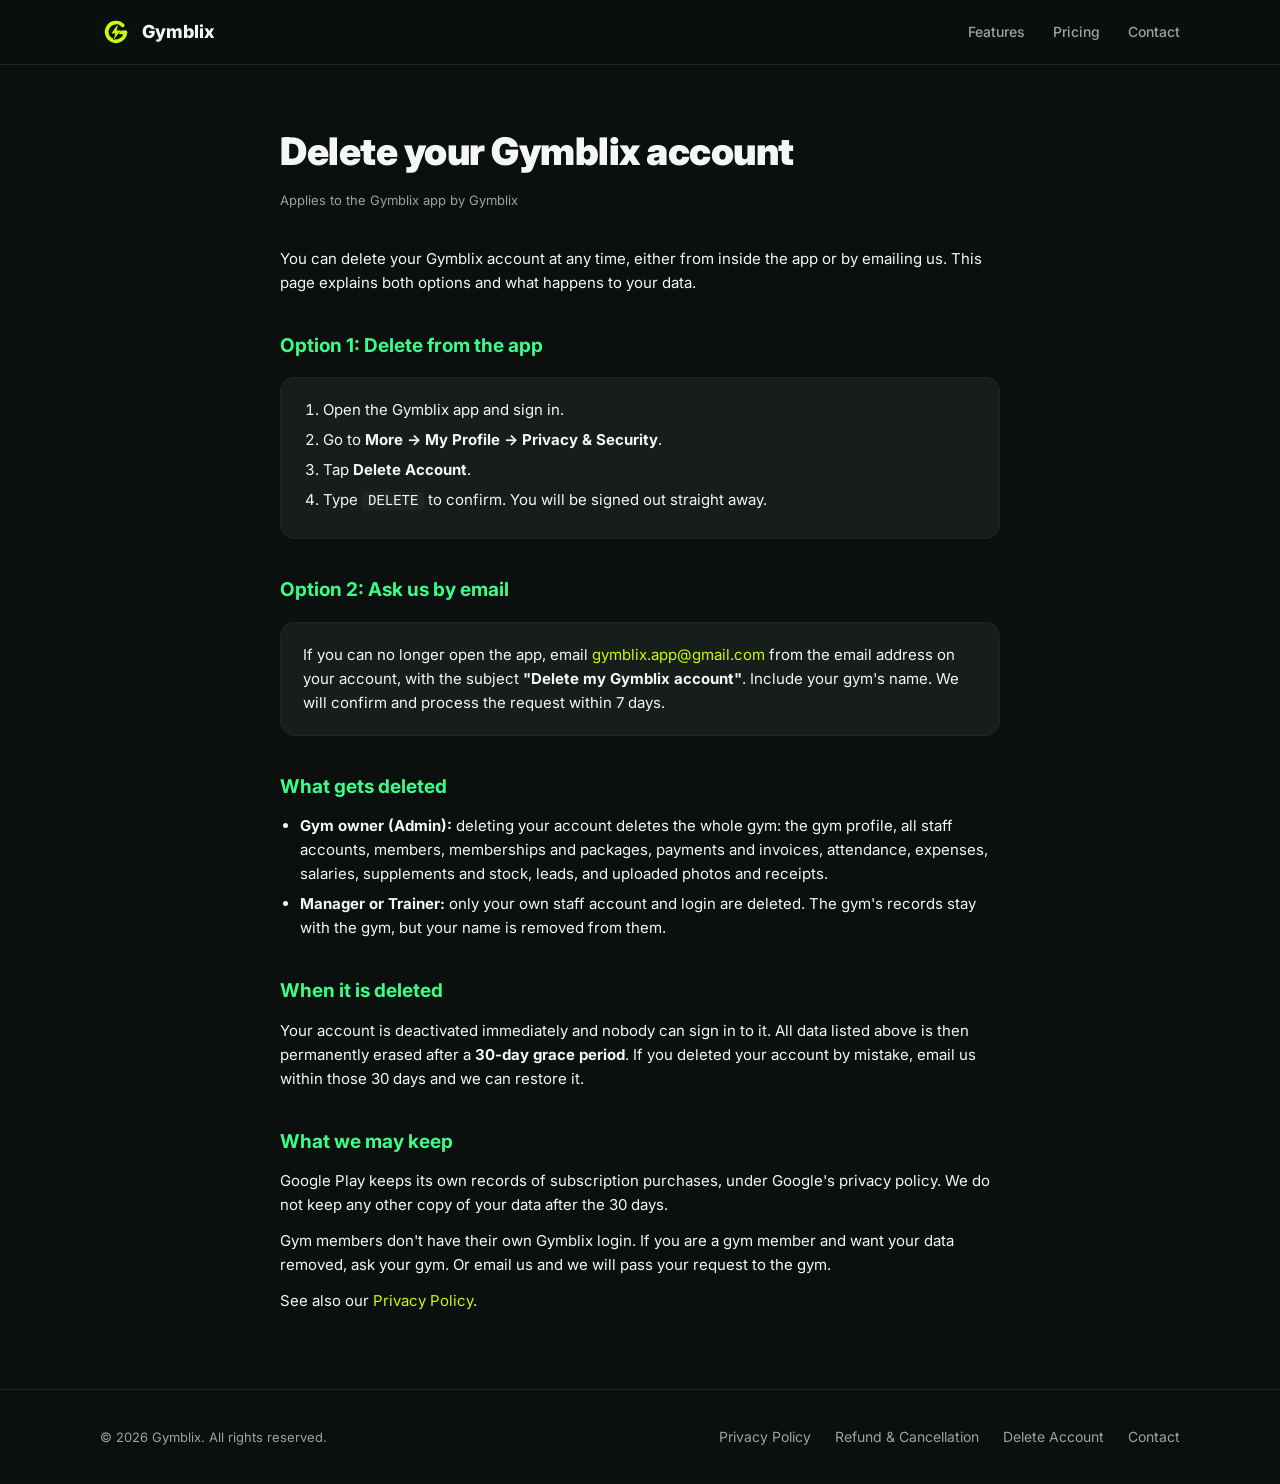
<file: delete-account.html>
<!DOCTYPE html>
<html lang="en">
<head>
<meta charset="utf-8">
<meta name="viewport" content="width=device-width, initial-scale=1">
<title>Delete Account — Gymblix</title>
<meta name="description" content="How to delete your Gymblix account and what data is removed.">
<link rel="preconnect" href="https://fonts.googleapis.com">
<link rel="preconnect" href="https://fonts.gstatic.com" crossorigin>
<link href="https://fonts.googleapis.com/css2?family=Inter:wght@400;500;600;700;800;900&display=swap" rel="stylesheet">
<link rel="icon" type="image/svg+xml" href="assets/gymblix-logo.svg">
<link rel="icon" type="image/png" href="assets/gymblix-favicon.png">
<link rel="apple-touch-icon" href="assets/apple-touch-icon.png">
<link rel="stylesheet" href="styles.css">
</head>
<body>

<header class="site-header">
  <div class="container">
    <a class="logo" href="index.html"><img src="assets/gymblix-logo.svg" alt="">Gymblix</a>
    <nav class="nav">
      <a href="index.html#features">Features</a>
      <a href="index.html#pricing">Pricing</a>
      <a href="index.html#contact">Contact</a>
    </nav>
  </div>
</header>

<main class="legal">
  <h1>Delete your Gymblix account</h1>
  <p class="updated">Applies to the Gymblix app by Gymblix</p>

  <p>
    You can delete your Gymblix account at any time, either from inside the app or by
    emailing us. This page explains both options and what happens to your data.
  </p>

  <h2>Option 1: Delete from the app</h2>
  <div class="card">
    <ol>
      <li>Open the Gymblix app and sign in.</li>
      <li>Go to <strong>More → My Profile → Privacy &amp; Security</strong>.</li>
      <li>Tap <strong>Delete Account</strong>.</li>
      <li>Type <code>DELETE</code> to confirm. You will be signed out straight away.</li>
    </ol>
  </div>

  <h2>Option 2: Ask us by email</h2>
  <div class="card">
    <p>
      If you can no longer open the app, email
      <a href="mailto:gymblix.app@gmail.com?subject=Delete%20my%20Gymblix%20account">gymblix.app@gmail.com</a>
      from the email address on your account, with the subject <strong>"Delete my Gymblix account"</strong>.
      Include your gym's name. We will confirm and process the request within 7 days.
    </p>
  </div>

  <h2>What gets deleted</h2>
  <ul>
    <li>
      <strong>Gym owner (Admin):</strong> deleting your account deletes the whole gym:
      the gym profile, all staff accounts, members, memberships and packages, payments
      and invoices, attendance, expenses, salaries, supplements and stock, leads, and
      uploaded photos and receipts.
    </li>
    <li>
      <strong>Manager or Trainer:</strong> only your own staff account and login are deleted.
      The gym's records stay with the gym, but your name is removed from them.
    </li>
  </ul>

  <h2>When it is deleted</h2>
  <p>
    Your account is deactivated immediately and nobody can sign in to it. All data listed
    above is then permanently erased after a <strong>30-day grace period</strong>. If you
    deleted your account by mistake, email us within those 30 days and we can restore it.
  </p>

  <h2>What we may keep</h2>
  <p>
    Google Play keeps its own records of subscription purchases, under Google's privacy policy.
    We do not keep any other copy of your data after the 30 days.
  </p>
  <p>
    Gym members don't have their own Gymblix login. If you are a gym member and want your
    data removed, ask your gym. Or email us and we will pass your request to the gym.
  </p>

  <p>See also our <a href="privacy.html">Privacy Policy</a>.</p>

</main>

<footer class="site-footer">
  <div class="container">
    <div class="copyright">© 2026 Gymblix. All rights reserved.</div>
    <nav class="footer-links">
      <a href="privacy.html">Privacy Policy</a>
      <a href="refund.html">Refund &amp; Cancellation</a>
      <a href="delete-account.html">Delete Account</a>
      <a href="mailto:gymblix.app@gmail.com">Contact</a>
    </nav>
  </div>
</footer>

</body>
</html>
</file>
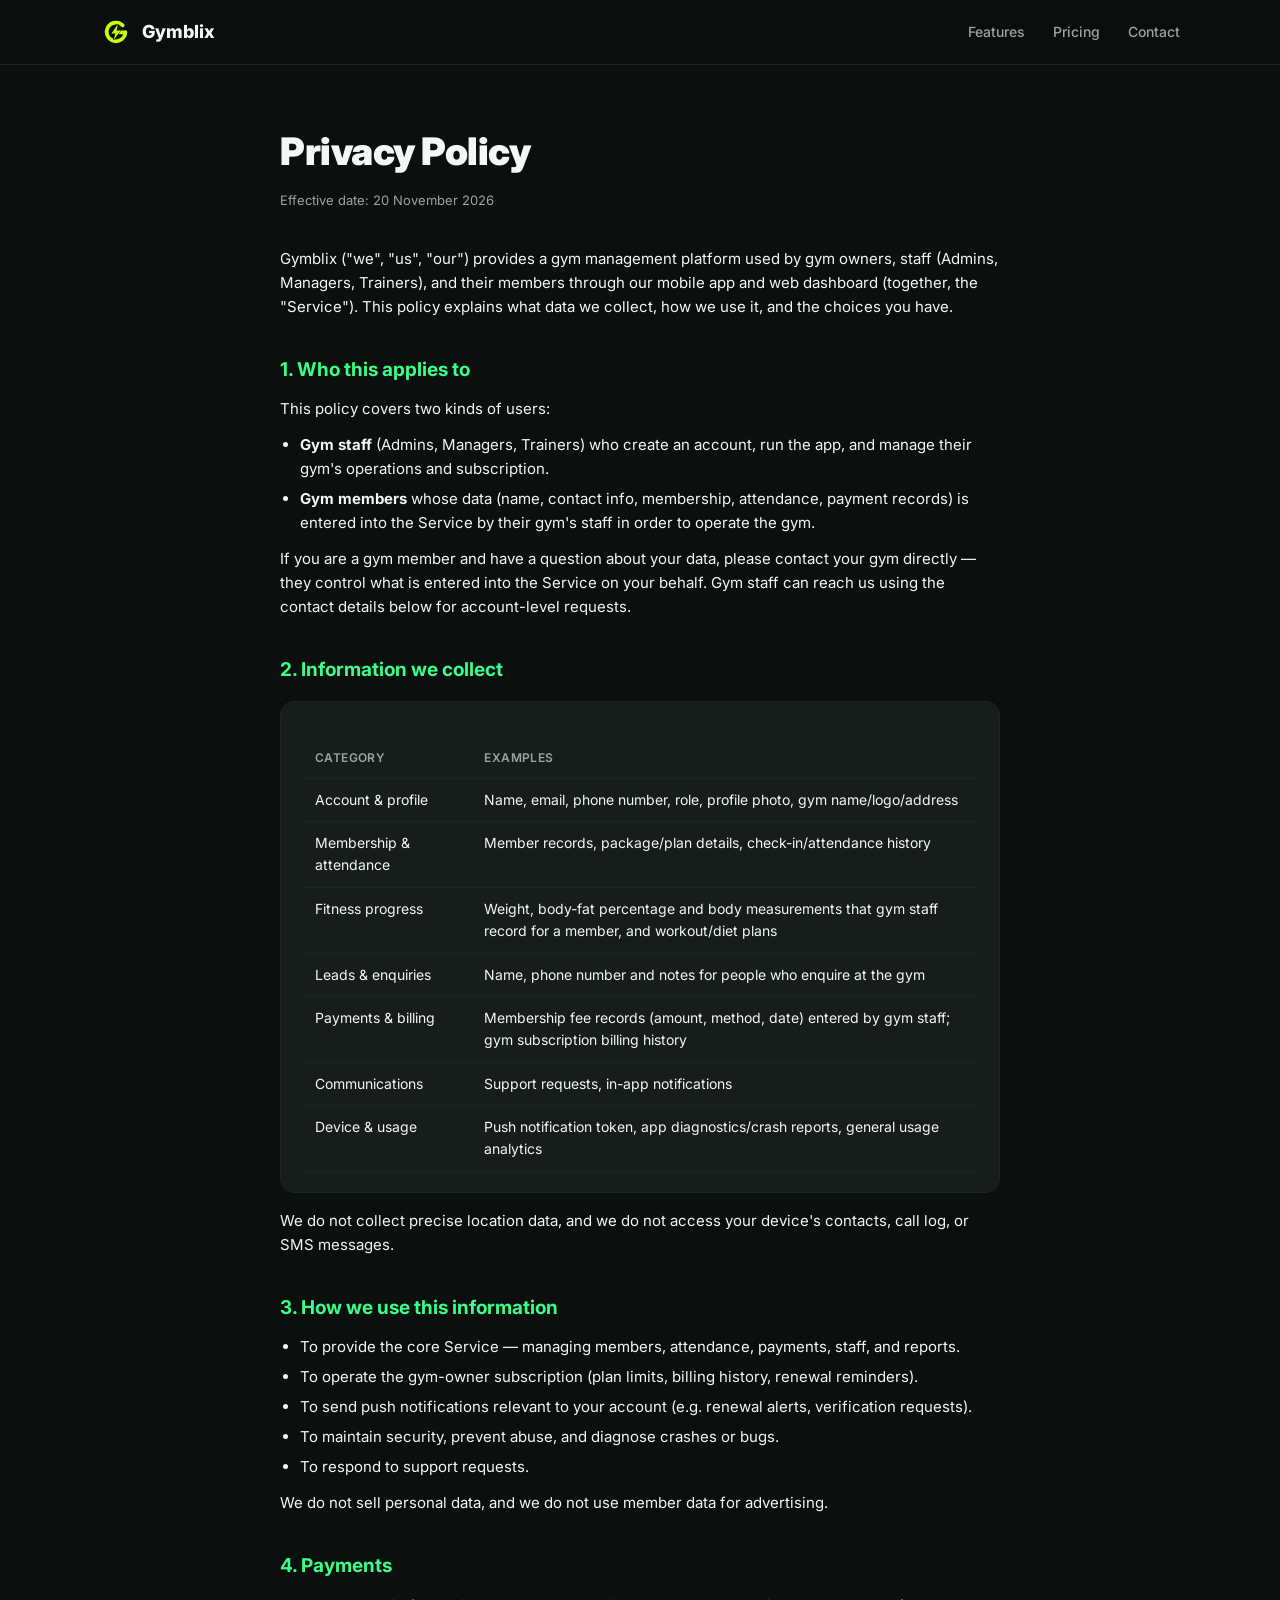
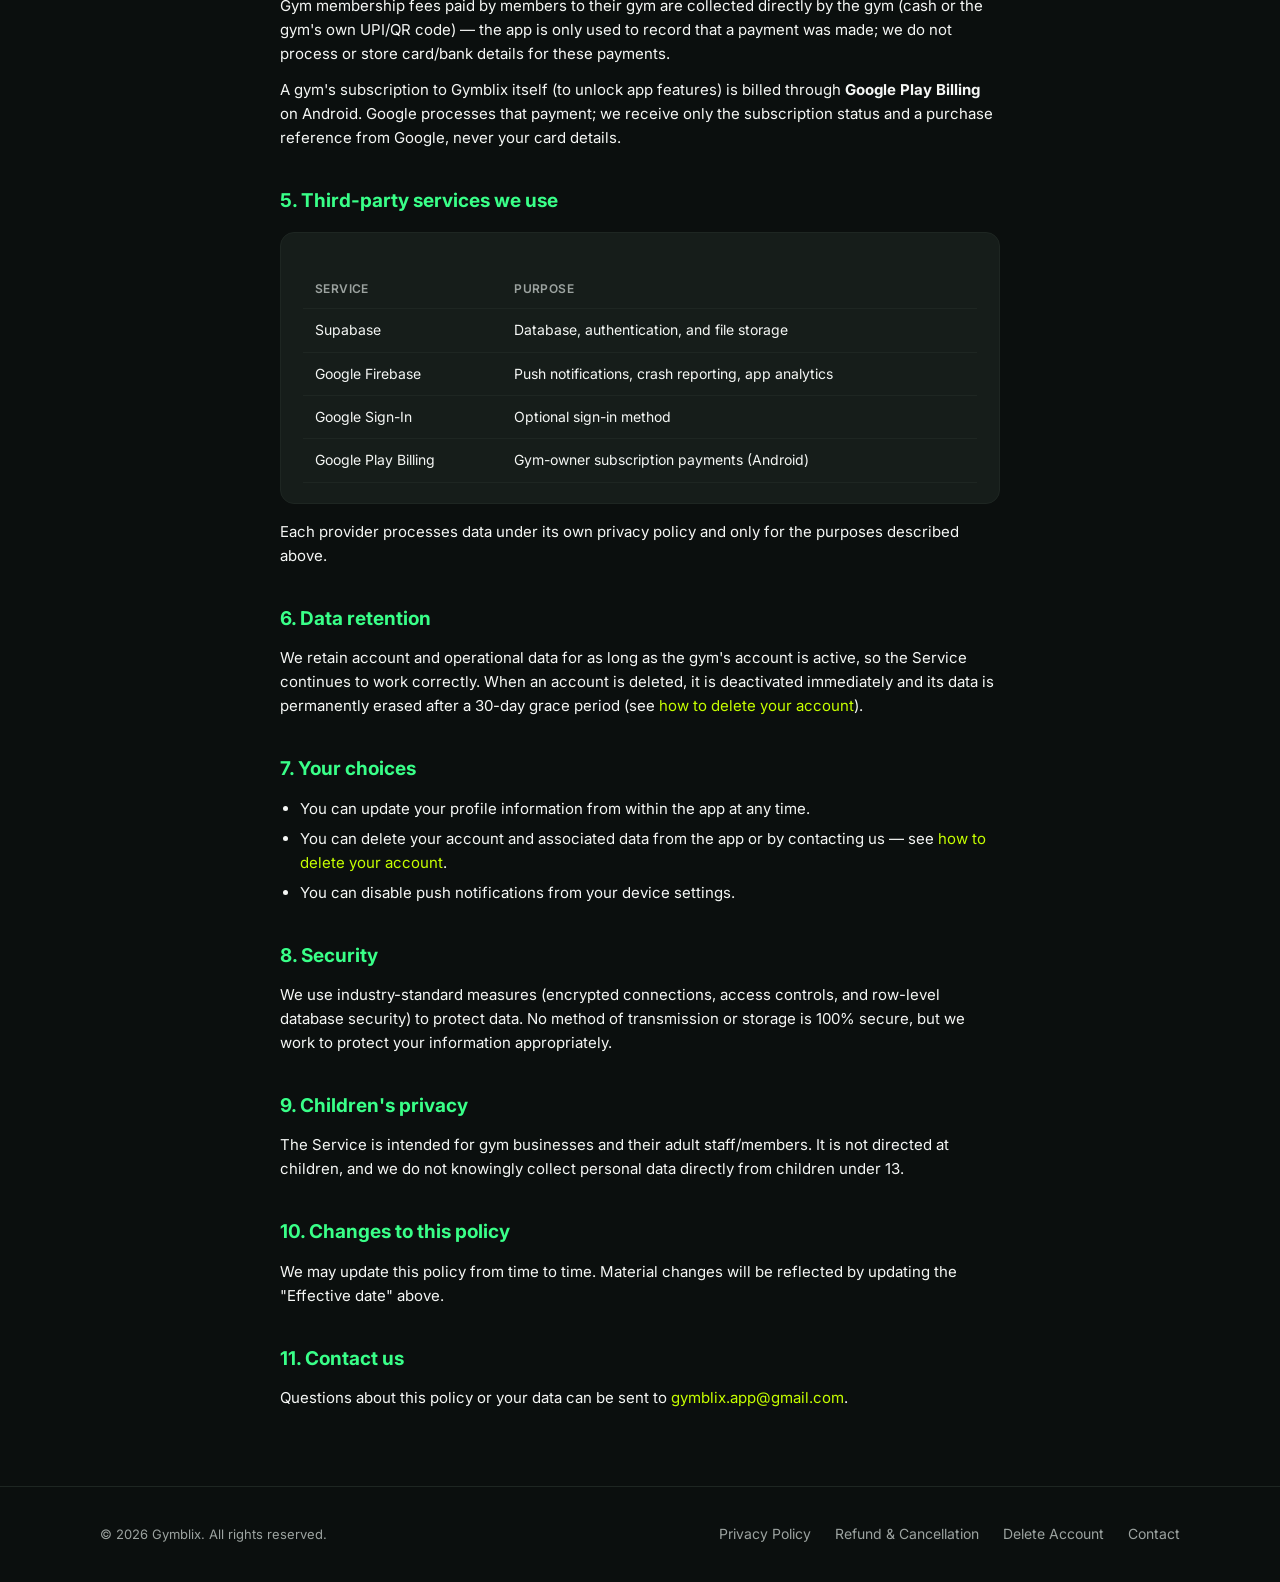
<file: privacy.html>
<!DOCTYPE html>
<html lang="en">
<head>
<meta charset="utf-8">
<meta name="viewport" content="width=device-width, initial-scale=1">
<title>Privacy Policy — Gymblix</title>
<meta name="description" content="How Gymblix collects, uses, and protects data for gym owners, staff, and members.">
<link rel="preconnect" href="https://fonts.googleapis.com">
<link rel="preconnect" href="https://fonts.gstatic.com" crossorigin>
<link href="https://fonts.googleapis.com/css2?family=Inter:wght@400;500;600;700;800;900&display=swap" rel="stylesheet">
<link rel="icon" type="image/svg+xml" href="assets/gymblix-logo.svg">
<link rel="icon" type="image/png" href="assets/gymblix-favicon.png">
<link rel="apple-touch-icon" href="assets/apple-touch-icon.png">
<link rel="stylesheet" href="styles.css">
</head>
<body>

<header class="site-header">
  <div class="container">
    <a class="logo" href="index.html"><img src="assets/gymblix-logo.svg" alt="">Gymblix</a>
    <nav class="nav">
      <a href="index.html#features">Features</a>
      <a href="index.html#pricing">Pricing</a>
      <a href="index.html#contact">Contact</a>
    </nav>
  </div>
</header>

<main class="legal">
  <h1>Privacy Policy</h1>
  <p class="updated">Effective date: 20 November 2026</p>

  <p>
    Gymblix ("we", "us", "our") provides a gym management platform used by gym owners,
    staff (Admins, Managers, Trainers), and their members through our mobile app and web
    dashboard (together, the "Service"). This policy explains what data we collect, how we
    use it, and the choices you have.
  </p>

  <h2>1. Who this applies to</h2>
  <p>
    This policy covers two kinds of users:
  </p>
  <ul>
    <li><strong>Gym staff</strong> (Admins, Managers, Trainers) who create an account, run the app,
      and manage their gym's operations and subscription.</li>
    <li><strong>Gym members</strong> whose data (name, contact info, membership, attendance,
      payment records) is entered into the Service by their gym's staff in order to
      operate the gym.</li>
  </ul>
  <p>
    If you are a gym member and have a question about your data, please contact your gym directly —
    they control what is entered into the Service on your behalf. Gym staff can reach us using the
    contact details below for account-level requests.
  </p>

  <h2>2. Information we collect</h2>
  <div class="card">
    <table>
      <tr><th>Category</th><th>Examples</th></tr>
      <tr><td>Account &amp; profile</td><td>Name, email, phone number, role, profile photo, gym name/logo/address</td></tr>
      <tr><td>Membership &amp; attendance</td><td>Member records, package/plan details, check-in/attendance history</td></tr>
      <tr><td>Fitness progress</td><td>Weight, body-fat percentage and body measurements that gym staff record for a member, and workout/diet plans</td></tr>
      <tr><td>Leads &amp; enquiries</td><td>Name, phone number and notes for people who enquire at the gym</td></tr>
      <tr><td>Payments &amp; billing</td><td>Membership fee records (amount, method, date) entered by gym staff; gym subscription billing history</td></tr>
      <tr><td>Communications</td><td>Support requests, in-app notifications</td></tr>
      <tr><td>Device &amp; usage</td><td>Push notification token, app diagnostics/crash reports, general usage analytics</td></tr>
    </table>
  </div>
  <p>
    We do not collect precise location data, and we do not access your device's contacts,
    call log, or SMS messages.
  </p>

  <h2>3. How we use this information</h2>
  <ul>
    <li>To provide the core Service — managing members, attendance, payments, staff, and reports.</li>
    <li>To operate the gym-owner subscription (plan limits, billing history, renewal reminders).</li>
    <li>To send push notifications relevant to your account (e.g. renewal alerts, verification requests).</li>
    <li>To maintain security, prevent abuse, and diagnose crashes or bugs.</li>
    <li>To respond to support requests.</li>
  </ul>
  <p>We do not sell personal data, and we do not use member data for advertising.</p>

  <h2>4. Payments</h2>
  <p>
    Gym membership fees paid by members to their gym are collected directly by the gym
    (cash or the gym's own UPI/QR code) — the app is only used to record that a payment was
    made; we do not process or store card/bank details for these payments.
  </p>
  <p>
    A gym's subscription to Gymblix itself (to unlock app features) is billed through
    <strong>Google Play Billing</strong> on Android. Google processes that payment; we
    receive only the subscription status and a purchase reference from Google, never your
    card details.
  </p>

  <h2>5. Third-party services we use</h2>
  <div class="card">
    <table>
      <tr><th>Service</th><th>Purpose</th></tr>
      <tr><td>Supabase</td><td>Database, authentication, and file storage</td></tr>
      <tr><td>Google Firebase</td><td>Push notifications, crash reporting, app analytics</td></tr>
      <tr><td>Google Sign-In</td><td>Optional sign-in method</td></tr>
      <tr><td>Google Play Billing</td><td>Gym-owner subscription payments (Android)</td></tr>
    </table>
  </div>
  <p>Each provider processes data under its own privacy policy and only for the purposes described above.</p>

  <h2>6. Data retention</h2>
  <p>
    We retain account and operational data for as long as the gym's account is active, so
    the Service continues to work correctly. When an account is deleted, it is deactivated
    immediately and its data is permanently erased after a 30-day grace period (see
    <a href="delete-account.html">how to delete your account</a>).
  </p>

  <h2>7. Your choices</h2>
  <ul>
    <li>You can update your profile information from within the app at any time.</li>
    <li>You can delete your account and associated data from the app or by contacting us — see <a href="delete-account.html">how to delete your account</a>.</li>
    <li>You can disable push notifications from your device settings.</li>
  </ul>

  <h2>8. Security</h2>
  <p>
    We use industry-standard measures (encrypted connections, access controls, and
    row-level database security) to protect data. No method of transmission or storage is
    100% secure, but we work to protect your information appropriately.
  </p>

  <h2>9. Children's privacy</h2>
  <p>
    The Service is intended for gym businesses and their adult staff/members. It is not
    directed at children, and we do not knowingly collect personal data directly from
    children under 13.
  </p>

  <h2>10. Changes to this policy</h2>
  <p>
    We may update this policy from time to time. Material changes will be reflected by
    updating the "Effective date" above.
  </p>

  <h2>11. Contact us</h2>
  <p>
    Questions about this policy or your data can be sent to
    <a href="mailto:gymblix.app@gmail.com">gymblix.app@gmail.com</a>.
  </p>

</main>

<footer class="site-footer">
  <div class="container">
    <div class="copyright">© 2026 Gymblix. All rights reserved.</div>
    <nav class="footer-links">
      <a href="privacy.html">Privacy Policy</a>
      <a href="refund.html">Refund &amp; Cancellation</a>
      <a href="delete-account.html">Delete Account</a>
      <a href="mailto:gymblix.app@gmail.com">Contact</a>
    </nav>
  </div>
</footer>

</body>
</html>
</file>
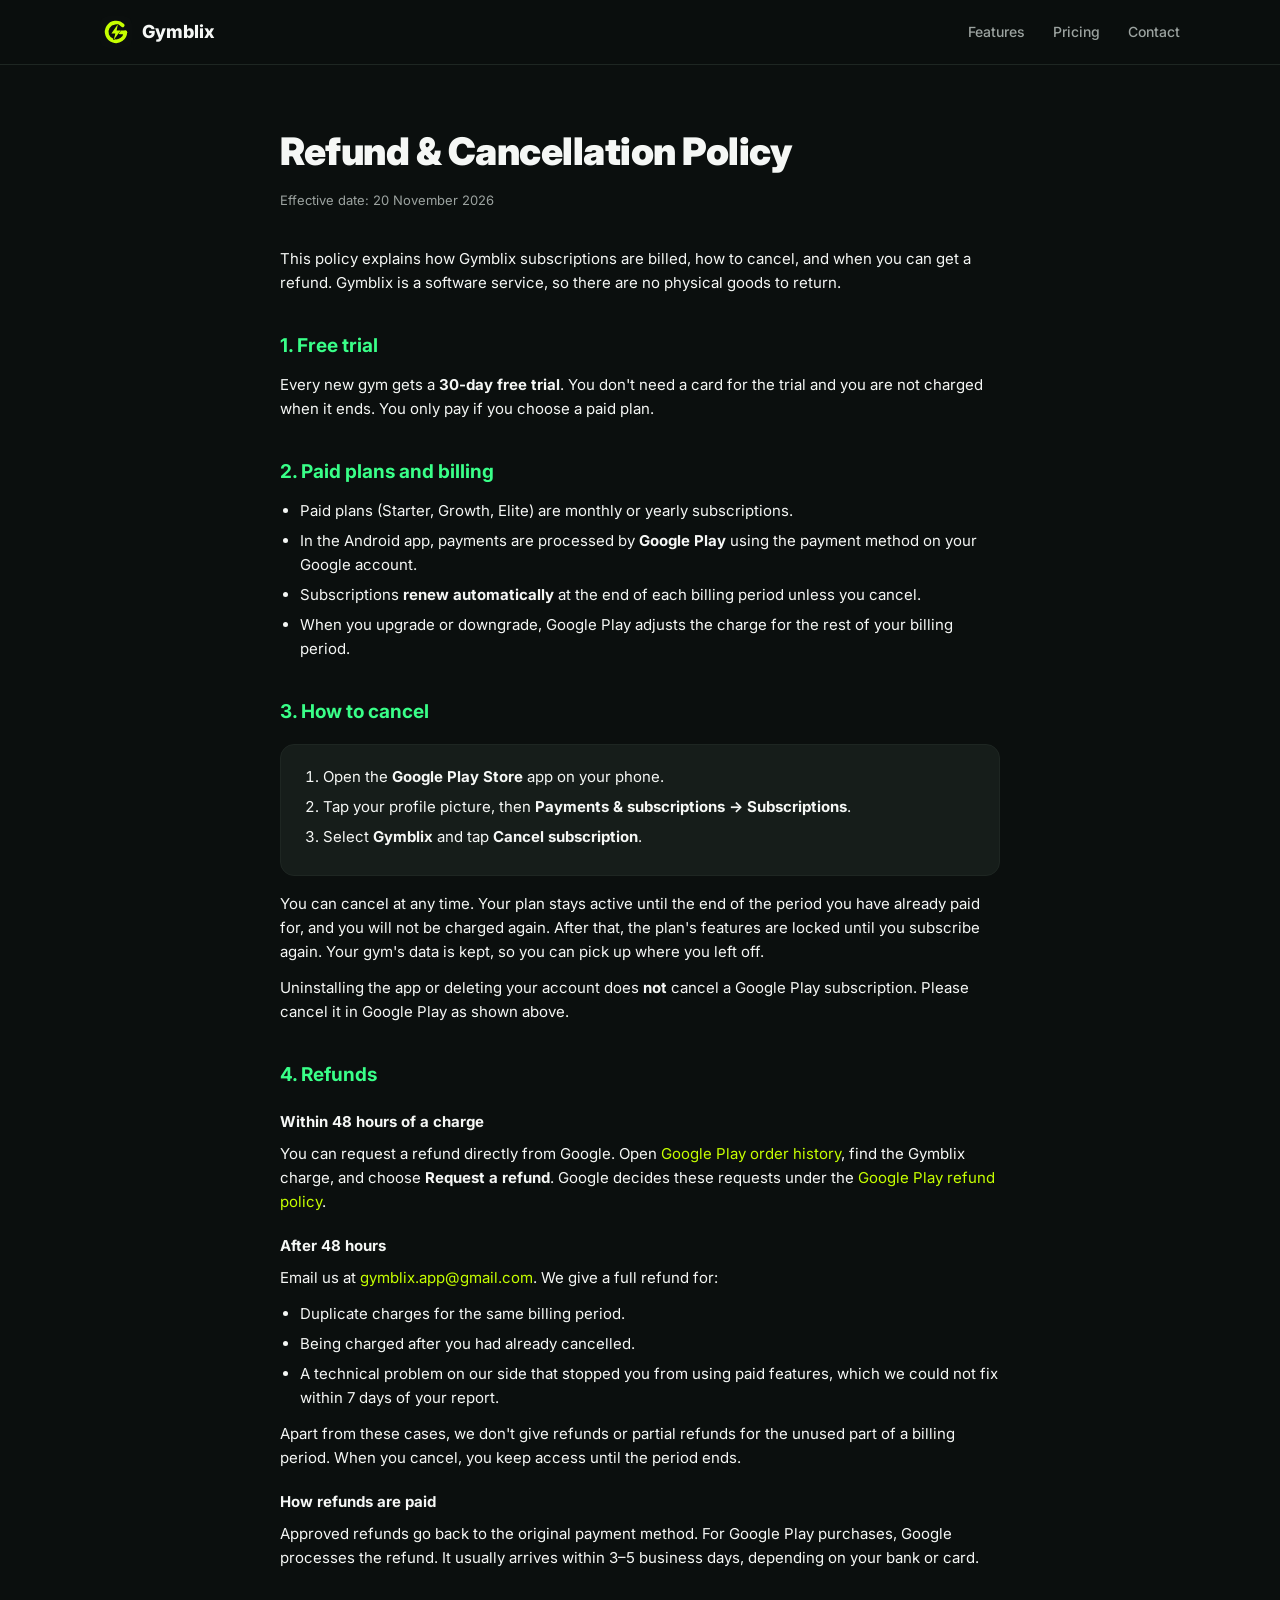
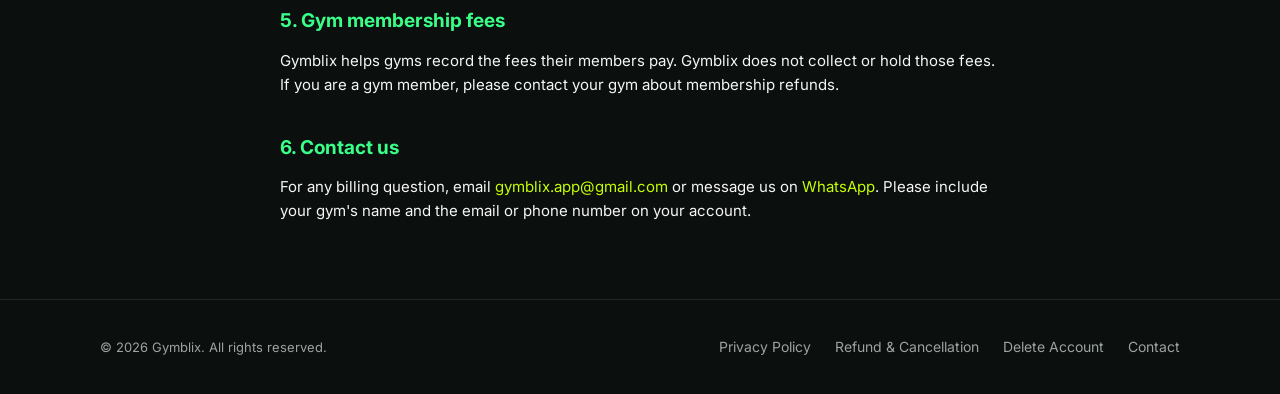
<file: refund.html>
<!DOCTYPE html>
<html lang="en">
<head>
<meta charset="utf-8">
<meta name="viewport" content="width=device-width, initial-scale=1">
<title>Refund &amp; Cancellation Policy — Gymblix</title>
<meta name="description" content="How Gymblix subscriptions, cancellations and refunds work.">
<link rel="preconnect" href="https://fonts.googleapis.com">
<link rel="preconnect" href="https://fonts.gstatic.com" crossorigin>
<link href="https://fonts.googleapis.com/css2?family=Inter:wght@400;500;600;700;800;900&display=swap" rel="stylesheet">
<link rel="icon" type="image/svg+xml" href="assets/gymblix-logo.svg">
<link rel="icon" type="image/png" href="assets/gymblix-favicon.png">
<link rel="apple-touch-icon" href="assets/apple-touch-icon.png">
<link rel="stylesheet" href="styles.css">
</head>
<body>

<header class="site-header">
  <div class="container">
    <a class="logo" href="index.html"><img src="assets/gymblix-logo.svg" alt="">Gymblix</a>
    <nav class="nav">
      <a href="index.html#features">Features</a>
      <a href="index.html#pricing">Pricing</a>
      <a href="index.html#contact">Contact</a>
    </nav>
  </div>
</header>

<main class="legal">
  <h1>Refund &amp; Cancellation Policy</h1>
  <p class="updated">Effective date: 20 November 2026</p>

  <p>
    This policy explains how Gymblix subscriptions are billed, how to cancel, and when you can
    get a refund. Gymblix is a software service, so there are no physical goods to return.
  </p>

  <h2>1. Free trial</h2>
  <p>
    Every new gym gets a <strong>30-day free trial</strong>. You don't need a card for the
    trial and you are not charged when it ends. You only pay if you choose a paid plan.
  </p>

  <h2>2. Paid plans and billing</h2>
  <ul>
    <li>Paid plans (Starter, Growth, Elite) are monthly or yearly subscriptions.</li>
    <li>In the Android app, payments are processed by <strong>Google Play</strong> using the payment method on your Google account.</li>
    <li>Subscriptions <strong>renew automatically</strong> at the end of each billing period unless you cancel.</li>
    <li>When you upgrade or downgrade, Google Play adjusts the charge for the rest of your billing period.</li>
  </ul>

  <h2>3. How to cancel</h2>
  <div class="card">
    <ol>
      <li>Open the <strong>Google Play Store</strong> app on your phone.</li>
      <li>Tap your profile picture, then <strong>Payments &amp; subscriptions → Subscriptions</strong>.</li>
      <li>Select <strong>Gymblix</strong> and tap <strong>Cancel subscription</strong>.</li>
    </ol>
  </div>
  <p>
    You can cancel at any time. Your plan stays active until the end of the period you have
    already paid for, and you will not be charged again. After that, the plan's features are
    locked until you subscribe again. Your gym's data is kept, so you can pick up where you left off.
  </p>
  <p>
    Uninstalling the app or deleting your account does <strong>not</strong> cancel a Google Play
    subscription. Please cancel it in Google Play as shown above.
  </p>

  <h2>4. Refunds</h2>
  <h3>Within 48 hours of a charge</h3>
  <p>
    You can request a refund directly from Google. Open
    <a href="https://play.google.com/store/account/orderhistory" target="_blank" rel="noopener">Google Play order history</a>,
    find the Gymblix charge, and choose <strong>Request a refund</strong>. Google decides these
    requests under the
    <a href="https://support.google.com/googleplay/answer/2479637" target="_blank" rel="noopener">Google Play refund policy</a>.
  </p>

  <h3>After 48 hours</h3>
  <p>Email us at <a href="mailto:gymblix.app@gmail.com">gymblix.app@gmail.com</a>. We give a full refund for:</p>
  <ul>
    <li>Duplicate charges for the same billing period.</li>
    <li>Being charged after you had already cancelled.</li>
    <li>A technical problem on our side that stopped you from using paid features, which we could not fix within 7 days of your report.</li>
  </ul>
  <p>
    Apart from these cases, we don't give refunds or partial refunds for the unused part
    of a billing period. When you cancel, you keep access until the period ends.
  </p>

  <h3>How refunds are paid</h3>
  <p>
    Approved refunds go back to the original payment method. For Google Play purchases,
    Google processes the refund. It usually arrives within 3–5 business days, depending on
    your bank or card.
  </p>

  <h2>5. Gym membership fees</h2>
  <p>
    Gymblix helps gyms record the fees their members pay. Gymblix does not collect or hold those
    fees. If you are a gym member, please contact your gym about membership refunds.
  </p>

  <h2>6. Contact us</h2>
  <p>
    For any billing question, email <a href="mailto:gymblix.app@gmail.com">gymblix.app@gmail.com</a>
    or message us on <a href="https://wa.me/917001895484" target="_blank" rel="noopener">WhatsApp</a>.
    Please include your gym's name and the email or phone number on your account.
  </p>
</main>

<footer class="site-footer">
  <div class="container">
    <div class="copyright">© 2026 Gymblix. All rights reserved.</div>
    <nav class="footer-links">
      <a href="privacy.html">Privacy Policy</a>
      <a href="refund.html">Refund &amp; Cancellation</a>
      <a href="delete-account.html">Delete Account</a>
      <a href="mailto:gymblix.app@gmail.com">Contact</a>
    </nav>
  </div>
</footer>

</body>
</html>
</file>
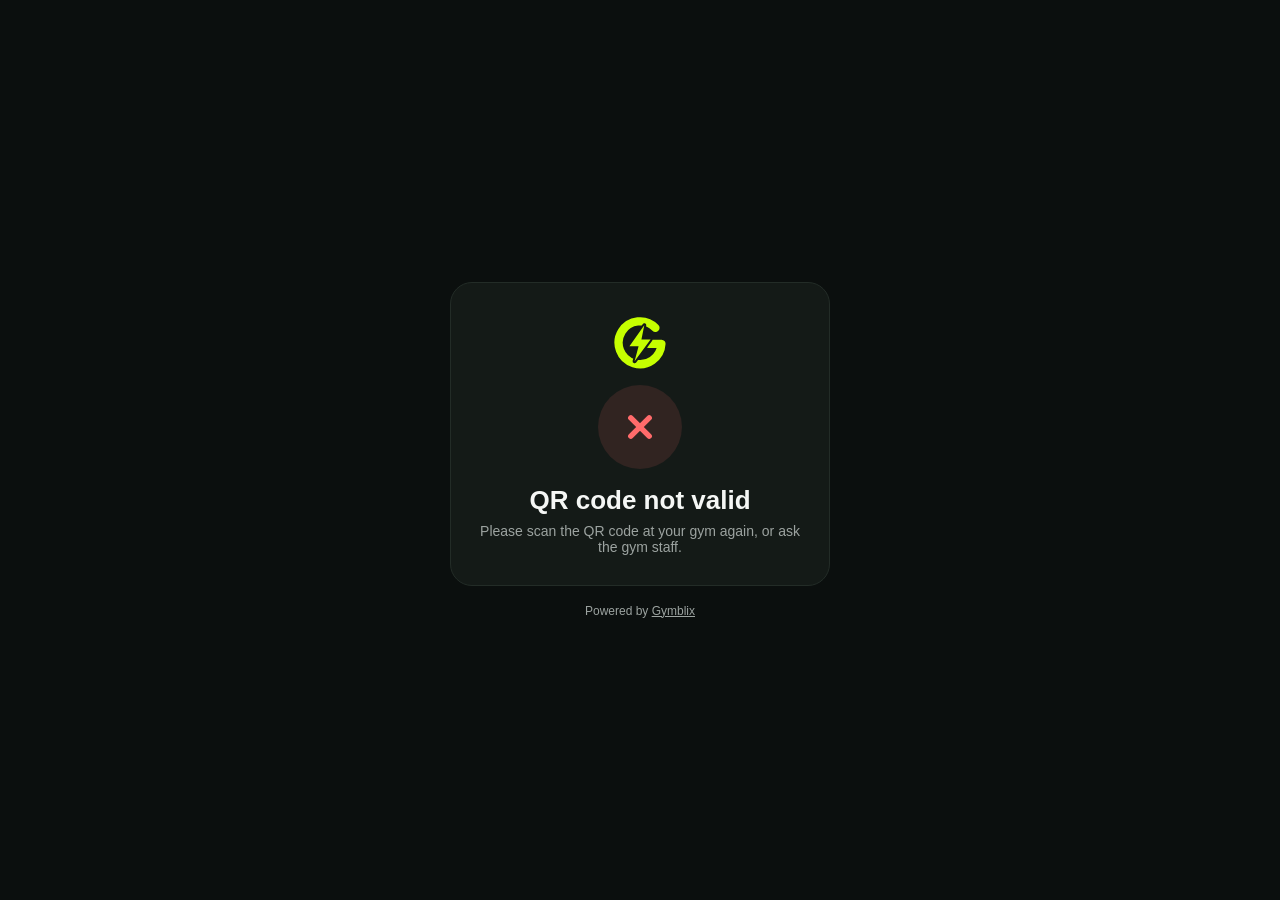
<file: public/checkin.html>
<!doctype html>
<html lang="en">
<head>
<meta charset="utf-8">
<meta name="viewport" content="width=device-width, initial-scale=1, viewport-fit=cover">
<meta name="robots" content="noindex, nofollow">
<meta name="theme-color" content="#0B0F0E">
<title>Gym Check-In · Gymblix</title>
<link rel="icon" type="image/png" href="assets/gymblix-favicon.png">
<!-- Members scan the gym's QR (from the Gymblix app) and land here. This page
     talks to the Supabase "gym-checkin" edge function. -->
<style>
  :root { --bg:#0B0F0E; --card:#141A17; --border:#232C27; --volt:#C6FF00; --text:#F5F7F5; --muted:#9CA3A0; --err:#FF6B6B; }
  * { box-sizing: border-box; margin: 0; padding: 0; }
  html, body { background: var(--bg); color: var(--text); }
  body {
    font-family: -apple-system, BlinkMacSystemFont, "Segoe UI", Roboto, sans-serif;
    min-height: 100vh; min-height: 100dvh;
    display: flex; flex-direction: column; align-items: center; justify-content: center;
    padding: 24px 16px;
  }
  .card { width: 100%; max-width: 380px; background: var(--card); border: 1px solid var(--border); border-radius: 22px; padding: 32px 22px 26px; text-align: center; }
  .mark { width: 56px; height: 56px; margin: 0 auto 14px; display: block; }
  .eyebrow { font-size: 12px; letter-spacing: .12em; text-transform: uppercase; color: var(--muted); font-weight: 600; }
  h1 { font-size: 24px; font-weight: 800; margin: 6px 0 4px; line-height: 1.2; word-wrap: break-word; }
  .sub { color: var(--muted); font-size: 14px; margin-bottom: 24px; }
  form { text-align: left; }
  label { display: block; font-size: 13px; font-weight: 600; color: var(--muted); margin-bottom: 8px; }
  input[type=tel] {
    width: 100%; font: inherit; font-size: 20px; letter-spacing: .06em; color: var(--text);
    background: var(--bg); border: 1.5px solid var(--border); border-radius: 12px; padding: 14px 16px; outline: none;
  }
  input[type=tel]:focus { border-color: var(--volt); }
  .remember { display: flex; align-items: center; gap: 8px; margin-top: 12px; font-size: 13px; color: var(--muted); font-weight: 500; }
  .remember input { width: 18px; height: 18px; accent-color: var(--volt); }
  button {
    width: 100%; margin-top: 18px; padding: 16px; border: 0; border-radius: 12px; cursor: pointer;
    background: var(--volt); color: #0B0F0E; font: inherit; font-size: 17px; font-weight: 800;
  }
  button:disabled { opacity: .6; cursor: default; }
  .msg { min-height: 20px; margin-top: 12px; font-size: 14px; color: var(--err); text-align: center; }
  .result .big { width: 84px; height: 84px; border-radius: 50%; margin: 4px auto 16px; display: flex; align-items: center; justify-content: center; background: rgba(198,255,0,.12); }
  .result .big svg { width: 44px; height: 44px; }
  .result h1 { font-size: 26px; }
  .result .time { color: var(--muted); font-size: 14px; margin-top: 4px; }
  .result.err .big { background: rgba(255,107,107,.12); }
  .link { display: inline-block; margin-top: 20px; color: var(--volt); font-weight: 600; font-size: 14px; background: none; border: 0; width: auto; padding: 6px; }
  .foot { margin-top: 18px; font-size: 12px; color: var(--muted); }
  .foot a { color: var(--muted); }
  [hidden] { display: none !important; }
</style>
</head>
<body>
  <main class="card">
    <svg class="mark" viewBox="60 60 392 392" aria-hidden="true">
      <defs><mask id="m" maskUnits="userSpaceOnUse" x="0" y="0" width="512" height="512"><rect width="512" height="512" fill="#fff"/><path d="M286 132 L182 278 H246 L218 384 L330 232 H266 Z" fill="#000" stroke="#000" stroke-width="28" stroke-linejoin="round"/></mask></defs>
      <g mask="url(#m)"><path d="M364 150 A150 150 0 1 0 406 262 H318" fill="none" stroke="#C6FF00" stroke-width="58" stroke-linecap="round" stroke-linejoin="round"/></g>
      <path d="M286 132 L182 278 H246 L218 384 L330 232 H266 Z" fill="#C6FF00"/>
    </svg>

    <!-- Step 1: phone number -->
    <section id="ask">
      <p class="eyebrow">Check in at</p>
      <h1 id="gym-name">your gym</h1>
      <p class="sub">Enter the phone number registered at the gym.</p>
      <form id="form" novalidate>
        <label for="phone">Phone number</label>
        <input id="phone" name="phone" type="tel" inputmode="numeric" autocomplete="tel" maxlength="16" placeholder="98xxxxxxxx" required>
        <label class="remember"><input type="checkbox" id="remember" checked> Remember my number on this phone</label>
        <button id="go" type="submit">Check in ✓</button>
        <p class="msg" id="msg" role="alert"></p>
      </form>
    </section>

    <!-- Step 2: result -->
    <section id="done" class="result" hidden>
      <div class="big" id="done-icon"></div>
      <h1 id="done-title"></h1>
      <p class="sub" id="done-text" style="margin:6px 0 0"></p>
      <p class="time" id="done-time"></p>
      <button class="link" id="again" type="button">Not you? Check in another number</button>
    </section>
  </main>
  <p class="foot">Powered by <a href="/">Gymblix</a></p>

<script>
(function () {
  var API = 'https://jpvtrcjfpsctwlhdzvtr.supabase.co/functions/v1/gym-checkin';
  var KEY = 'gymblix-checkin-phone';
  var gym = new URLSearchParams(location.search).get('gym') || '';
  var $ = function (id) { return document.getElementById(id); };
  var OK_ICON = '<svg viewBox="0 0 24 24" fill="none" stroke="#C6FF00" stroke-width="3" stroke-linecap="round" stroke-linejoin="round"><path d="M5 12.5l4.5 4.5L19 7.5"/></svg>';
  var ERR_ICON = '<svg viewBox="0 0 24 24" fill="none" stroke="#FF6B6B" stroke-width="3" stroke-linecap="round"><path d="M7 7l10 10M17 7L7 17"/></svg>';

  function store(get, val) {
    try { return get ? localStorage.getItem(KEY) : (val ? localStorage.setItem(KEY, val) : localStorage.removeItem(KEY)); }
    catch (e) { return null; }
  }
  function show(id) { $('ask').hidden = id !== 'ask'; $('done').hidden = id !== 'done'; }
  function result(ok, title, text) {
    $('done').className = 'result' + (ok ? '' : ' err');
    $('done-icon').innerHTML = ok ? OK_ICON : ERR_ICON;
    $('done-title').textContent = title;
    $('done-text').textContent = text;
    $('done-time').textContent = ok ? new Date().toLocaleString('en-IN', {weekday: 'short', day: 'numeric', month: 'short', hour: 'numeric', minute: '2-digit'}) : '';
    $('again').textContent = ok ? 'Not you? Check in another number' : '← Try again';
    show('done');
  }

  if (!/^[0-9a-f-]{36}$/i.test(gym)) {
    result(false, 'QR code not valid', 'Please scan the QR code at your gym again, or ask the gym staff.');
    $('again').hidden = true;
    return;
  }

  var saved = store(true);
  if (saved) $('phone').value = saved;

  fetch(API + '?gym=' + gym + '&format=json')
    .then(function (r) { return r.json().then(function (j) { return {ok: r.ok, j: j}; }); })
    .then(function (res) {
      if (res.ok && res.j.gym_name) { $('gym-name').textContent = res.j.gym_name; document.title = 'Check in · ' + res.j.gym_name; }
      else if (!res.ok) { result(false, 'QR code not valid', res.j.error || 'Please ask the gym staff.'); $('again').hidden = true; }
    })
    .catch(function () {});

  $('form').addEventListener('submit', function (e) {
    e.preventDefault();
    var phone = $('phone').value.replace(/\D/g, '').replace(/^(91|0)(?=\d{10}$)/, '');
    if (!/^\d{10}$/.test(phone)) { $('msg').textContent = 'Please enter your 10-digit phone number.'; return; }
    $('msg').textContent = '';
    $('go').disabled = true; $('go').textContent = 'Checking in…';
    fetch(API + '?gym=' + gym, {method: 'POST', headers: {'Content-Type': 'application/json'}, body: JSON.stringify({phone: phone})})
      .then(function (r) { return r.json(); })
      .then(function (j) {
        if (j.ok) {
          store(false, $('remember').checked ? phone : null);
          if (j.status === 'already') result(true, 'Already checked in', 'Hi ' + j.name + ', you checked in earlier today. Have a great workout!');
          else result(true, 'Welcome, ' + j.name + '!', 'Your attendance is marked. Have a great workout 💪');
        } else {
          result(false, 'Check-in failed', j.error || 'Please try again.');
        }
      })
      .catch(function () { $('msg').textContent = 'No internet connection? Please try again.'; })
      .then(function () { $('go').disabled = false; $('go').textContent = 'Check in ✓'; });
  });

  $('again').addEventListener('click', function () {
    if ($('done').className.indexOf('err') === -1) { $('phone').value = ''; }
    show('ask'); $('phone').focus();
  });
})();
</script>
</body>
</html>
</file>
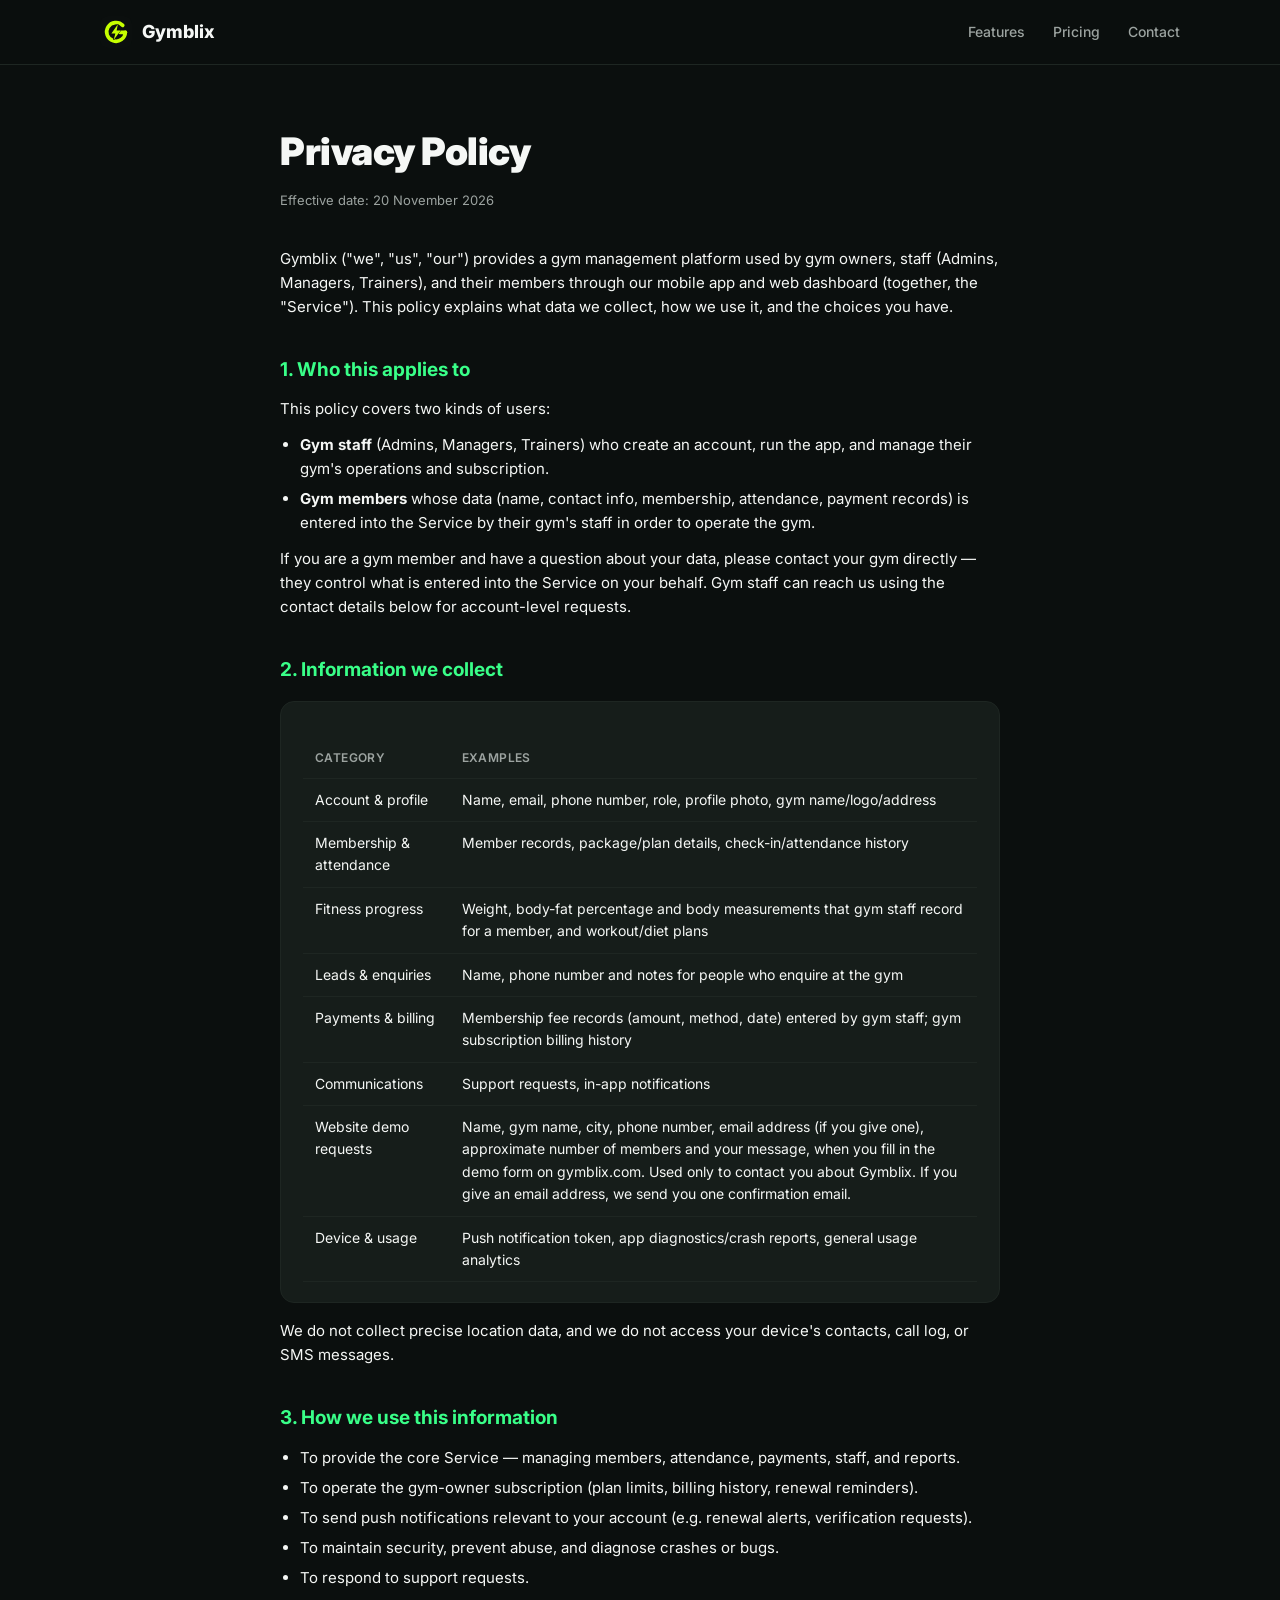
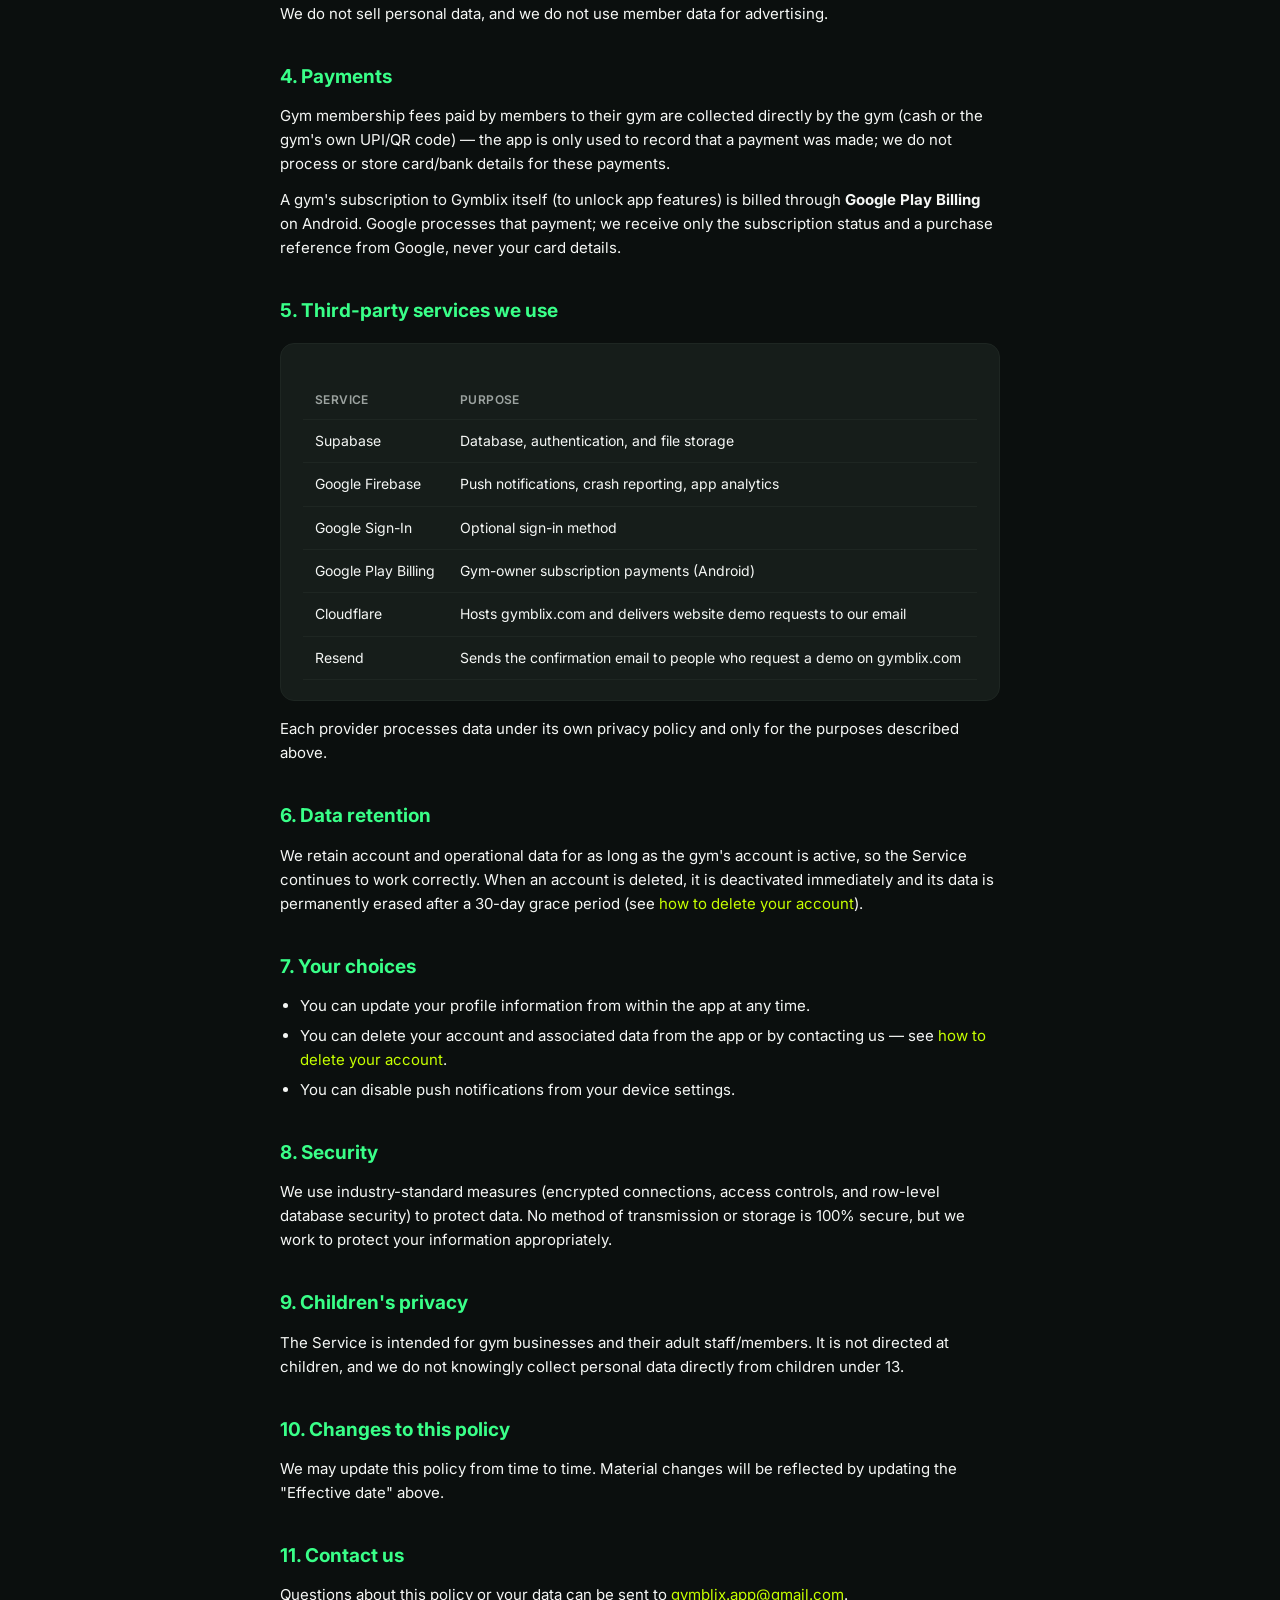
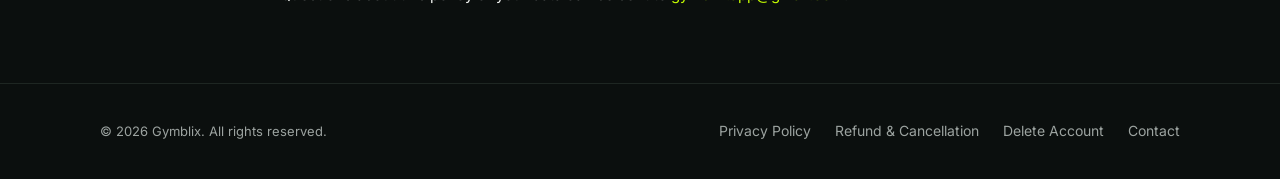
<file: public/privacy.html>
<!DOCTYPE html>
<html lang="en">
<head>
<meta charset="utf-8">
<meta name="viewport" content="width=device-width, initial-scale=1">
<title>Privacy Policy — Gymblix</title>
<meta name="description" content="How Gymblix collects, uses, and protects data for gym owners, staff, and members.">
<link rel="preconnect" href="https://fonts.googleapis.com">
<link rel="preconnect" href="https://fonts.gstatic.com" crossorigin>
<link href="https://fonts.googleapis.com/css2?family=Inter:wght@400;500;600;700;800;900&display=swap" rel="stylesheet">
<link rel="icon" type="image/svg+xml" href="assets/gymblix-logo.svg">
<link rel="icon" type="image/png" href="assets/gymblix-favicon.png">
<link rel="apple-touch-icon" href="assets/apple-touch-icon.png">
<link rel="stylesheet" href="styles.css">
</head>
<body>

<header class="site-header">
  <div class="container">
    <a class="logo" href="index.html"><img src="assets/gymblix-logo.svg" alt="">Gymblix</a>
    <nav class="nav">
      <a href="index.html#features">Features</a>
      <a href="index.html#pricing">Pricing</a>
      <a href="index.html#contact">Contact</a>
    </nav>
  </div>
</header>

<main class="legal">
  <h1>Privacy Policy</h1>
  <p class="updated">Effective date: 20 November 2026</p>

  <p>
    Gymblix ("we", "us", "our") provides a gym management platform used by gym owners,
    staff (Admins, Managers, Trainers), and their members through our mobile app and web
    dashboard (together, the "Service"). This policy explains what data we collect, how we
    use it, and the choices you have.
  </p>

  <h2>1. Who this applies to</h2>
  <p>
    This policy covers two kinds of users:
  </p>
  <ul>
    <li><strong>Gym staff</strong> (Admins, Managers, Trainers) who create an account, run the app,
      and manage their gym's operations and subscription.</li>
    <li><strong>Gym members</strong> whose data (name, contact info, membership, attendance,
      payment records) is entered into the Service by their gym's staff in order to
      operate the gym.</li>
  </ul>
  <p>
    If you are a gym member and have a question about your data, please contact your gym directly —
    they control what is entered into the Service on your behalf. Gym staff can reach us using the
    contact details below for account-level requests.
  </p>

  <h2>2. Information we collect</h2>
  <div class="card">
    <table>
      <tr><th>Category</th><th>Examples</th></tr>
      <tr><td>Account &amp; profile</td><td>Name, email, phone number, role, profile photo, gym name/logo/address</td></tr>
      <tr><td>Membership &amp; attendance</td><td>Member records, package/plan details, check-in/attendance history</td></tr>
      <tr><td>Fitness progress</td><td>Weight, body-fat percentage and body measurements that gym staff record for a member, and workout/diet plans</td></tr>
      <tr><td>Leads &amp; enquiries</td><td>Name, phone number and notes for people who enquire at the gym</td></tr>
      <tr><td>Payments &amp; billing</td><td>Membership fee records (amount, method, date) entered by gym staff; gym subscription billing history</td></tr>
      <tr><td>Communications</td><td>Support requests, in-app notifications</td></tr>
      <tr><td>Website demo requests</td><td>Name, gym name, city, phone number, email address (if you give one), approximate number of members and your message, when you fill in the demo form on gymblix.com. Used only to contact you about Gymblix. If you give an email address, we send you one confirmation email.</td></tr>
      <tr><td>Device &amp; usage</td><td>Push notification token, app diagnostics/crash reports, general usage analytics</td></tr>
    </table>
  </div>
  <p>
    We do not collect precise location data, and we do not access your device's contacts,
    call log, or SMS messages.
  </p>

  <h2>3. How we use this information</h2>
  <ul>
    <li>To provide the core Service — managing members, attendance, payments, staff, and reports.</li>
    <li>To operate the gym-owner subscription (plan limits, billing history, renewal reminders).</li>
    <li>To send push notifications relevant to your account (e.g. renewal alerts, verification requests).</li>
    <li>To maintain security, prevent abuse, and diagnose crashes or bugs.</li>
    <li>To respond to support requests.</li>
  </ul>
  <p>We do not sell personal data, and we do not use member data for advertising.</p>

  <h2>4. Payments</h2>
  <p>
    Gym membership fees paid by members to their gym are collected directly by the gym
    (cash or the gym's own UPI/QR code) — the app is only used to record that a payment was
    made; we do not process or store card/bank details for these payments.
  </p>
  <p>
    A gym's subscription to Gymblix itself (to unlock app features) is billed through
    <strong>Google Play Billing</strong> on Android. Google processes that payment; we
    receive only the subscription status and a purchase reference from Google, never your
    card details.
  </p>

  <h2>5. Third-party services we use</h2>
  <div class="card">
    <table>
      <tr><th>Service</th><th>Purpose</th></tr>
      <tr><td>Supabase</td><td>Database, authentication, and file storage</td></tr>
      <tr><td>Google Firebase</td><td>Push notifications, crash reporting, app analytics</td></tr>
      <tr><td>Google Sign-In</td><td>Optional sign-in method</td></tr>
      <tr><td>Google Play Billing</td><td>Gym-owner subscription payments (Android)</td></tr>
      <tr><td>Cloudflare</td><td>Hosts gymblix.com and delivers website demo requests to our email</td></tr>
      <tr><td>Resend</td><td>Sends the confirmation email to people who request a demo on gymblix.com</td></tr>
    </table>
  </div>
  <p>Each provider processes data under its own privacy policy and only for the purposes described above.</p>

  <h2>6. Data retention</h2>
  <p>
    We retain account and operational data for as long as the gym's account is active, so
    the Service continues to work correctly. When an account is deleted, it is deactivated
    immediately and its data is permanently erased after a 30-day grace period (see
    <a href="delete-account.html">how to delete your account</a>).
  </p>

  <h2>7. Your choices</h2>
  <ul>
    <li>You can update your profile information from within the app at any time.</li>
    <li>You can delete your account and associated data from the app or by contacting us — see <a href="delete-account.html">how to delete your account</a>.</li>
    <li>You can disable push notifications from your device settings.</li>
  </ul>

  <h2>8. Security</h2>
  <p>
    We use industry-standard measures (encrypted connections, access controls, and
    row-level database security) to protect data. No method of transmission or storage is
    100% secure, but we work to protect your information appropriately.
  </p>

  <h2>9. Children's privacy</h2>
  <p>
    The Service is intended for gym businesses and their adult staff/members. It is not
    directed at children, and we do not knowingly collect personal data directly from
    children under 13.
  </p>

  <h2>10. Changes to this policy</h2>
  <p>
    We may update this policy from time to time. Material changes will be reflected by
    updating the "Effective date" above.
  </p>

  <h2>11. Contact us</h2>
  <p>
    Questions about this policy or your data can be sent to
    <a href="mailto:gymblix.app@gmail.com">gymblix.app@gmail.com</a>.
  </p>

</main>

<footer class="site-footer">
  <div class="container">
    <div class="copyright">© 2026 Gymblix. All rights reserved.</div>
    <nav class="footer-links">
      <a href="privacy.html">Privacy Policy</a>
      <a href="refund.html">Refund &amp; Cancellation</a>
      <a href="delete-account.html">Delete Account</a>
      <a href="mailto:gymblix.app@gmail.com">Contact</a>
    </nav>
  </div>
</footer>

</body>
</html>
</file>
<file: styles.css>
/* Gymblix site — shared styles for every page */
*, *::before, *::after { box-sizing: border-box; margin: 0; padding: 0; }

:root {
  --bg:      #0B0F0E;
  --bg-2:    #101614;
  --card:    #161D1A;
  --border:  #1E2622;
  --volt:    #C6FF00;
  --mint:    #39FF88;
  --text:    #F5F7F5;
  --muted:   #9CA3A0;
  --on-volt: #0B0F0E;
  --radius:  16px;
}

html { scroll-behavior: smooth; }
body {
  background: var(--bg);
  color: var(--text);
  font-family: 'Inter', system-ui, -apple-system, sans-serif;
  -webkit-font-smoothing: antialiased;
  line-height: 1.6;
}
img { max-width: 100%; display: block; }
a { color: var(--volt); text-decoration: none; }
a:hover { text-decoration: underline; }

.container { max-width: 1120px; margin: 0 auto; padding: 0 20px; }

/* ── Header ─────────────────────────────── */
.site-header {
  position: sticky; top: 0; z-index: 10;
  background: rgba(11, 15, 14, 0.88);
  backdrop-filter: blur(10px);
  border-bottom: 1px solid var(--border);
}
.site-header .container {
  display: flex; align-items: center; justify-content: space-between;
  height: 64px; gap: 16px;
}
.logo { display: flex; align-items: center; gap: 10px; color: var(--text); font-weight: 800; font-size: 18px; }
.logo:hover { text-decoration: none; }
.logo img { width: 32px; height: 32px; border-radius: 8px; }
.nav { display: flex; align-items: center; gap: 28px; }
.nav a { color: var(--muted); font-size: 14px; font-weight: 500; }
.nav a:hover { color: var(--text); text-decoration: none; }

/* ── Buttons ────────────────────────────── */
.btn {
  display: inline-flex; align-items: center; justify-content: center; gap: 8px;
  padding: 12px 22px; border-radius: 12px;
  font-weight: 700; font-size: 15px; border: 1px solid transparent;
  transition: transform .15s ease, background .15s ease;
}
.btn:hover { text-decoration: none; transform: translateY(-1px); }
.btn-primary { background: var(--volt); color: var(--on-volt); }
.btn-ghost { background: transparent; color: var(--text); border-color: var(--border); }
.btn-ghost:hover { background: var(--card); }
.btn-sm { padding: 8px 16px; font-size: 14px; border-radius: 10px; }

/* ── Hero ───────────────────────────────── */
.hero { padding: 72px 0 56px; }
.hero .container { display: grid; grid-template-columns: 1.2fr 0.8fr; gap: 48px; align-items: center; }
.pill {
  display: inline-block; padding: 6px 12px; border-radius: 999px;
  background: rgba(198, 255, 0, 0.1); color: var(--volt);
  font-size: 13px; font-weight: 600; margin-bottom: 20px;
}
.hero h1 {
  font-size: clamp(34px, 6vw, 56px); line-height: 1.08;
  font-weight: 900; letter-spacing: -1px; margin-bottom: 20px;
}
.hero h1 span { color: var(--volt); }
.hero p.lead { color: var(--muted); font-size: 18px; max-width: 540px; margin-bottom: 32px; }
.hero-actions { display: flex; flex-wrap: wrap; gap: 12px; }
.hero-note { color: var(--muted); font-size: 13px; margin-top: 16px; }

.phone {
  justify-self: center;
  width: 240px; padding: 10px; border-radius: 36px;
  background: #1A211E; border: 1px solid var(--border);
  box-shadow: 0 30px 80px rgba(198, 255, 0, 0.12);
}
.phone img { border-radius: 28px; width: 100%; }

/* ── Sections ───────────────────────────── */
section { padding: 72px 0; }
section.alt { background: var(--bg-2); border-top: 1px solid var(--border); border-bottom: 1px solid var(--border); }
.section-head { text-align: center; max-width: 620px; margin: 0 auto 44px; }
.section-head h2 { font-size: clamp(26px, 4vw, 36px); font-weight: 800; letter-spacing: -0.5px; margin-bottom: 10px; }
.section-head p { color: var(--muted); }

.grid-3 { display: grid; grid-template-columns: repeat(3, 1fr); gap: 16px; }
.feature {
  background: var(--card); border: 1px solid var(--border);
  border-radius: var(--radius); padding: 24px;
}
.feature .icon {
  width: 40px; height: 40px; border-radius: 10px;
  display: grid; place-items: center; color: var(--mint);
  background: rgba(57, 255, 136, 0.1); margin-bottom: 14px;
}
.feature h3 { font-size: 17px; font-weight: 700; margin-bottom: 6px; }
.feature p { color: var(--muted); font-size: 14px; }

/* ── Pricing ────────────────────────────── */
.billing-toggle {
  display: flex; justify-content: center; gap: 4px; margin: 0 auto 32px;
  background: var(--card); border: 1px solid var(--border);
  border-radius: 12px; padding: 4px; width: max-content;
}
.billing-toggle button {
  font: inherit; font-size: 14px; font-weight: 600; cursor: pointer;
  border: 0; border-radius: 9px; padding: 8px 18px;
  background: transparent; color: var(--muted);
}
.billing-toggle button[aria-pressed="true"] { background: var(--volt); color: var(--on-volt); }
.save { font-size: 11px; font-weight: 700; margin-left: 4px; }

.grid-4 { display: grid; grid-template-columns: repeat(4, 1fr); gap: 16px; }
.plan {
  background: var(--card); border: 1px solid var(--border);
  border-radius: var(--radius); padding: 26px 22px;
  display: flex; flex-direction: column;
}
.plan.popular { border-color: var(--volt); position: relative; }
.plan .tag {
  position: absolute; top: -11px; left: 22px;
  background: var(--volt); color: var(--on-volt);
  font-size: 11px; font-weight: 800; padding: 3px 10px; border-radius: 999px;
  text-transform: uppercase; letter-spacing: .4px;
}
.plan h3 { font-size: 18px; font-weight: 800; }
.plan .for { color: var(--muted); font-size: 13px; margin-bottom: 16px; }
.price { font-size: 34px; font-weight: 900; letter-spacing: -0.5px; }
.price small { font-size: 14px; font-weight: 500; color: var(--muted); }
.plan ul { list-style: none; margin: 20px 0 0; display: grid; gap: 8px; }
.plan li { font-size: 14px; color: var(--text); padding-left: 22px; position: relative; }
.plan li::before { content: "✓"; position: absolute; left: 0; color: var(--mint); font-weight: 800; }
.pricing-note { text-align: center; color: var(--muted); font-size: 13px; margin-top: 24px; }

/* ── Steps ──────────────────────────────── */
.step-num {
  width: 32px; height: 32px; border-radius: 50%;
  background: var(--volt); color: var(--on-volt);
  display: grid; place-items: center; font-weight: 800; margin-bottom: 14px;
}

/* ── Contact ────────────────────────────── */
.contact-card {
  background: var(--card); border: 1px solid var(--border);
  border-radius: var(--radius); padding: 40px 24px; text-align: center;
  max-width: 720px; margin: 0 auto;
}
.contact-card h2 { font-size: clamp(24px, 4vw, 32px); font-weight: 800; margin-bottom: 8px; }
.contact-card p { color: var(--muted); margin-bottom: 24px; }
.contact-actions { display: flex; flex-wrap: wrap; justify-content: center; gap: 12px; }

/* ── Legal pages ────────────────────────── */
.legal { max-width: 760px; margin: 0 auto; padding: 56px 20px 40px; }
.legal h1 { font-size: clamp(28px, 5vw, 38px); font-weight: 900; letter-spacing: -0.5px; margin-bottom: 8px; }
.legal .updated { color: var(--muted); font-size: 13px; margin-bottom: 36px; }
.legal h2 { font-size: 19px; font-weight: 700; color: var(--mint); margin: 36px 0 12px; }
.legal h3 { font-size: 15px; font-weight: 700; margin: 20px 0 8px; }
.legal p, .legal li { font-size: 15px; margin-bottom: 12px; }
.legal ul, .legal ol { padding-left: 20px; margin-bottom: 12px; }
.legal li { margin-bottom: 6px; }
.legal .card {
  background: var(--card); border: 1px solid var(--border);
  border-radius: 14px; padding: 20px 22px; margin: 16px 0;
}
.legal .card > :last-child { margin-bottom: 0; }
.legal table { width: 100%; border-collapse: collapse; margin: 16px 0; font-size: 14px; }
.legal th, .legal td { text-align: left; padding: 10px 12px; border-bottom: 1px solid var(--border); vertical-align: top; }
.legal th { color: var(--muted); font-weight: 600; font-size: 12px; text-transform: uppercase; letter-spacing: .4px; }
.legal code { background: var(--border); padding: 1px 6px; border-radius: 4px; font-size: 14px; }

/* ── Footer ─────────────────────────────── */
.site-footer { border-top: 1px solid var(--border); padding: 36px 0; margin-top: 24px; }
.site-footer .container { display: flex; flex-wrap: wrap; justify-content: space-between; gap: 20px; align-items: center; }
.footer-links { display: flex; flex-wrap: wrap; gap: 8px 24px; }
.footer-links a { color: var(--muted); font-size: 14px; }
.footer-links a:hover { color: var(--text); }
.copyright { color: var(--muted); font-size: 13px; }

/* ── Responsive ─────────────────────────── */
@media (max-width: 900px) {
  .grid-4 { grid-template-columns: repeat(2, 1fr); }
  .grid-3 { grid-template-columns: repeat(2, 1fr); }
}
@media (max-width: 720px) {
  .nav a:not(.btn) { display: none; }
  .hero { padding: 48px 0 32px; }
  .hero .container { grid-template-columns: 1fr; text-align: center; }
  .hero p.lead { margin-left: auto; margin-right: auto; }
  .hero-actions { justify-content: center; }
  .phone { width: 200px; }
  section { padding: 56px 0; }
  .grid-3, .grid-4 { grid-template-columns: 1fr; }
  .site-footer .container { flex-direction: column; text-align: center; }
  .footer-links { justify-content: center; }
}

/* Nav links are muted; keep the primary button readable */
.nav a.btn-primary, .nav a.btn-primary:hover { color: var(--on-volt); }

/* ── Hero phone: dashboard mockup built in HTML ── */
.screen {
  border-radius: 28px; background: #0B0F0E; overflow: hidden;
  padding: 12px 12px 10px; font-size: 10px; line-height: 1.3; color: var(--text);
  display: flex; flex-direction: column; gap: 9px; text-align: left;
}
.s-status { display: flex; justify-content: space-between; align-items: center; font-size: 9px; font-weight: 600; padding: 0 4px; }
.s-notch { width: 54px; height: 14px; background: #000; border-radius: 10px; }
.s-head { display: flex; justify-content: space-between; align-items: center; padding: 2px 2px 0; }
.s-hi { font-size: 13px; font-weight: 800; }
.s-gym { color: var(--muted); font-size: 9px; }
.s-bell { width: 24px; height: 24px; border-radius: 50%; background: var(--card); border: 1px solid var(--border); position: relative; }
.s-bell::after { content: ""; position: absolute; top: 5px; right: 5px; width: 6px; height: 6px; border-radius: 50%; background: var(--volt); }
.s-revenue { background: linear-gradient(160deg, #1B2A12, var(--card)); border: 1px solid #2A3A1A; border-radius: 14px; padding: 10px 10px 0; }
.s-label { color: var(--muted); font-size: 8.5px; font-weight: 600; text-transform: uppercase; letter-spacing: .3px; }
.s-big { font-size: 19px; font-weight: 900; letter-spacing: -0.3px; margin-top: 2px; }
.s-up { color: var(--mint); font-size: 8.5px; font-weight: 700; }
.s-chart { width: 100%; height: 34px; display: block; margin-top: 4px; }
.s-tiles { display: grid; grid-template-columns: 1fr 1fr; gap: 6px; }
.s-tile { background: var(--card); border: 1px solid var(--border); border-radius: 11px; padding: 7px 8px; }
.s-num { font-size: 15px; font-weight: 800; margin-top: 1px; }
.s-num.mint { color: var(--mint); }
.s-num.warn { color: #FFB020; }
.s-list { background: var(--card); border: 1px solid var(--border); border-radius: 12px; padding: 8px; display: grid; gap: 6px; }
.s-row { display: flex; align-items: center; gap: 7px; }
.s-av { width: 22px; height: 22px; border-radius: 50%; background: rgba(57,255,136,.14); color: var(--mint); font-size: 8px; font-weight: 800; display: grid; place-items: center; flex: none; }
.s-name { flex: 1; font-weight: 700; font-size: 10px; display: flex; flex-direction: column; }
.s-name small { color: var(--muted); font-weight: 500; font-size: 8.5px; }
.s-amt { font-weight: 800; font-size: 10px; }
.s-nav { display: flex; justify-content: space-around; padding: 6px 0 2px; border-top: 1px solid var(--border); }
.s-nav span { width: 16px; height: 16px; border-radius: 5px; background: var(--border); }
.s-nav span.on { background: var(--volt); }

/* ── Trusted by (hidden until real gyms are added) ── */
.trusted[hidden] { display: none; }
.gym-names { display: flex; flex-wrap: wrap; justify-content: center; gap: 10px 14px; margin-bottom: 32px; }
.gym-names span {
  padding: 8px 16px; border-radius: 999px; font-weight: 700; font-size: 14px;
  background: var(--card); border: 1px solid var(--border);
}
.quote { background: var(--card); border: 1px solid var(--border); border-radius: var(--radius); padding: 24px; margin: 0; }
.quote blockquote { font-size: 15px; margin-bottom: 16px; }
.quote figcaption { color: var(--muted); font-size: 13px; display: flex; flex-direction: column; }
.quote figcaption strong { color: var(--text); font-size: 14px; }

/* Name meaning */
.why-name { display: flex; align-items: center; gap: 36px; max-width: 820px; margin: 0 auto; }
.why-name img { flex: none; width: 120px; height: 120px; border-radius: 28px; }
.why-name h2 { font-size: clamp(26px, 4vw, 36px); font-weight: 800; letter-spacing: -0.5px; margin-bottom: 12px; }
.why-name p { color: var(--muted); margin-bottom: 10px; }
.why-name strong { color: var(--text); }
.why-name .why-tag { color: var(--volt); font-weight: 700; font-size: 18px; margin: 14px 0 0; }
@media (max-width: 720px) {
  .why-name { flex-direction: column; text-align: center; gap: 20px; }
  .why-name img { width: 96px; height: 96px; }
}
</file>
<file: public/styles.css>
/* Gymblix site — shared styles for every page */
*, *::before, *::after { box-sizing: border-box; margin: 0; padding: 0; }

:root {
  --bg:      #0B0F0E;
  --bg-2:    #101614;
  --card:    #161D1A;
  --border:  #1E2622;
  --volt:    #C6FF00;
  --mint:    #39FF88;
  --text:    #F5F7F5;
  --muted:   #9CA3A0;
  --on-volt: #0B0F0E;
  --radius:  16px;
}

html { scroll-behavior: smooth; }
body {
  background: var(--bg);
  color: var(--text);
  font-family: 'Inter', system-ui, -apple-system, sans-serif;
  -webkit-font-smoothing: antialiased;
  line-height: 1.6;
}
img { max-width: 100%; display: block; }
a { color: var(--volt); text-decoration: none; }
a:hover { text-decoration: underline; }

.container { max-width: 1120px; margin: 0 auto; padding: 0 20px; }

/* ── Header ─────────────────────────────── */
.site-header {
  position: sticky; top: 0; z-index: 10;
  background: rgba(11, 15, 14, 0.88);
  backdrop-filter: blur(10px);
  border-bottom: 1px solid var(--border);
}
.site-header .container {
  display: flex; align-items: center; justify-content: space-between;
  height: 64px; gap: 16px;
}
.logo { display: flex; align-items: center; gap: 10px; color: var(--text); font-weight: 800; font-size: 18px; }
.logo:hover { text-decoration: none; }
.logo img { width: 32px; height: 32px; border-radius: 8px; }
.nav { display: flex; align-items: center; gap: 28px; }
.nav a { color: var(--muted); font-size: 14px; font-weight: 500; }
.nav a:hover { color: var(--text); text-decoration: none; }

/* ── Buttons ────────────────────────────── */
.btn {
  display: inline-flex; align-items: center; justify-content: center; gap: 8px;
  padding: 12px 22px; border-radius: 12px;
  font-weight: 700; font-size: 15px; border: 1px solid transparent;
  transition: transform .15s ease, background .15s ease;
}
.btn:hover { text-decoration: none; transform: translateY(-1px); }
.btn-primary { background: var(--volt); color: var(--on-volt); }
.btn-ghost { background: transparent; color: var(--text); border-color: var(--border); }
.btn-ghost:hover { background: var(--card); }
.btn-sm { padding: 8px 16px; font-size: 14px; border-radius: 10px; }

/* ── Hero ───────────────────────────────── */
.hero { padding: 72px 0 56px; }
.hero .container { display: grid; grid-template-columns: 1.2fr 0.8fr; gap: 48px; align-items: center; }
.pill {
  display: inline-block; padding: 6px 12px; border-radius: 999px;
  background: rgba(198, 255, 0, 0.1); color: var(--volt);
  font-size: 13px; font-weight: 600; margin-bottom: 20px;
}
.hero h1 {
  font-size: clamp(34px, 6vw, 56px); line-height: 1.08;
  font-weight: 900; letter-spacing: -1px; margin-bottom: 20px;
}
.hero h1 span { color: var(--volt); }
.hero p.lead { color: var(--muted); font-size: 18px; max-width: 540px; margin-bottom: 32px; }
.hero-actions { display: flex; flex-wrap: wrap; gap: 12px; }
.hero-note { color: var(--muted); font-size: 13px; margin-top: 16px; }

.phone {
  justify-self: center;
  width: 240px; padding: 10px; border-radius: 36px;
  background: #1A211E; border: 1px solid var(--border);
  box-shadow: 0 30px 80px rgba(198, 255, 0, 0.12);
}
.phone img { border-radius: 28px; width: 100%; }

/* ── Sections ───────────────────────────── */
section { padding: 72px 0; }
section.alt { background: var(--bg-2); border-top: 1px solid var(--border); border-bottom: 1px solid var(--border); }
.section-head { text-align: center; max-width: 620px; margin: 0 auto 44px; }
.section-head h2 { font-size: clamp(26px, 4vw, 36px); font-weight: 800; letter-spacing: -0.5px; margin-bottom: 10px; }
.section-head p { color: var(--muted); }

.grid-3 { display: grid; grid-template-columns: repeat(3, 1fr); gap: 16px; }
.feature {
  background: var(--card); border: 1px solid var(--border);
  border-radius: var(--radius); padding: 24px;
}
.feature .icon {
  width: 40px; height: 40px; border-radius: 10px;
  display: grid; place-items: center; color: var(--mint);
  background: rgba(57, 255, 136, 0.1); margin-bottom: 14px;
}
.feature h3 { font-size: 17px; font-weight: 700; margin-bottom: 6px; }
.feature p { color: var(--muted); font-size: 14px; }

/* ── Pricing ────────────────────────────── */
.billing-toggle {
  display: flex; justify-content: center; gap: 4px; margin: 0 auto 32px;
  background: var(--card); border: 1px solid var(--border);
  border-radius: 12px; padding: 4px; width: max-content;
}
.billing-toggle button {
  font: inherit; font-size: 14px; font-weight: 600; cursor: pointer;
  border: 0; border-radius: 9px; padding: 8px 18px;
  background: transparent; color: var(--muted);
}
.billing-toggle button[aria-pressed="true"] { background: var(--volt); color: var(--on-volt); }
.save { font-size: 11px; font-weight: 700; margin-left: 4px; }

.grid-4 { display: grid; grid-template-columns: repeat(4, 1fr); gap: 16px; }
.plan {
  background: var(--card); border: 1px solid var(--border);
  border-radius: var(--radius); padding: 26px 22px;
  display: flex; flex-direction: column;
}
.plan.popular { border-color: var(--volt); position: relative; }
.plan .tag {
  position: absolute; top: -11px; left: 22px;
  background: var(--volt); color: var(--on-volt);
  font-size: 11px; font-weight: 800; padding: 3px 10px; border-radius: 999px;
  text-transform: uppercase; letter-spacing: .4px;
}
.plan h3 { font-size: 18px; font-weight: 800; }
.plan .for { color: var(--muted); font-size: 13px; margin-bottom: 16px; }
.price { font-size: 34px; font-weight: 900; letter-spacing: -0.5px; }
.price small { font-size: 14px; font-weight: 500; color: var(--muted); }
.plan ul { list-style: none; margin: 20px 0 0; display: grid; gap: 8px; }
.plan li { font-size: 14px; color: var(--text); padding-left: 22px; position: relative; }
.plan li::before { content: "✓"; position: absolute; left: 0; color: var(--mint); font-weight: 800; }
.pricing-note { text-align: center; color: var(--muted); font-size: 13px; margin-top: 24px; }

/* ── Steps ──────────────────────────────── */
.step-num {
  width: 32px; height: 32px; border-radius: 50%;
  background: var(--volt); color: var(--on-volt);
  display: grid; place-items: center; font-weight: 800; margin-bottom: 14px;
}

/* ── Contact ────────────────────────────── */
.contact-card {
  background: var(--card); border: 1px solid var(--border);
  border-radius: var(--radius); padding: 40px 24px; text-align: center;
  max-width: 720px; margin: 0 auto;
}
.contact-card h2 { font-size: clamp(24px, 4vw, 32px); font-weight: 800; margin-bottom: 8px; }
.contact-card p { color: var(--muted); margin-bottom: 24px; }
.contact-actions { display: flex; flex-wrap: wrap; justify-content: center; gap: 12px; }

/* ── Legal pages ────────────────────────── */
.legal { max-width: 760px; margin: 0 auto; padding: 56px 20px 40px; }
.legal h1 { font-size: clamp(28px, 5vw, 38px); font-weight: 900; letter-spacing: -0.5px; margin-bottom: 8px; }
.legal .updated { color: var(--muted); font-size: 13px; margin-bottom: 36px; }
.legal h2 { font-size: 19px; font-weight: 700; color: var(--mint); margin: 36px 0 12px; }
.legal h3 { font-size: 15px; font-weight: 700; margin: 20px 0 8px; }
.legal p, .legal li { font-size: 15px; margin-bottom: 12px; }
.legal ul, .legal ol { padding-left: 20px; margin-bottom: 12px; }
.legal li { margin-bottom: 6px; }
.legal .card {
  background: var(--card); border: 1px solid var(--border);
  border-radius: 14px; padding: 20px 22px; margin: 16px 0;
}
.legal .card > :last-child { margin-bottom: 0; }
.legal table { width: 100%; border-collapse: collapse; margin: 16px 0; font-size: 14px; }
.legal th, .legal td { text-align: left; padding: 10px 12px; border-bottom: 1px solid var(--border); vertical-align: top; }
.legal th { color: var(--muted); font-weight: 600; font-size: 12px; text-transform: uppercase; letter-spacing: .4px; }
.legal code { background: var(--border); padding: 1px 6px; border-radius: 4px; font-size: 14px; }

/* ── Footer ─────────────────────────────── */
.site-footer { border-top: 1px solid var(--border); padding: 36px 0; margin-top: 24px; }
.site-footer .container { display: flex; flex-wrap: wrap; justify-content: space-between; gap: 20px; align-items: center; }
.footer-links { display: flex; flex-wrap: wrap; gap: 8px 24px; }
.footer-links a { color: var(--muted); font-size: 14px; }
.footer-links a:hover { color: var(--text); }
.copyright { color: var(--muted); font-size: 13px; }

/* ── Responsive ─────────────────────────── */
@media (max-width: 900px) {
  .grid-4 { grid-template-columns: repeat(2, 1fr); }
  .grid-3 { grid-template-columns: repeat(2, 1fr); }
}
@media (max-width: 720px) {
  .nav a:not(.btn) { display: none; }
  .hero { padding: 48px 0 32px; }
  .hero .container { grid-template-columns: 1fr; text-align: center; }
  .hero p.lead { margin-left: auto; margin-right: auto; }
  .hero-actions { justify-content: center; }
  .phone { width: 200px; }
  section { padding: 56px 0; }
  .grid-3, .grid-4 { grid-template-columns: 1fr; }
  .site-footer .container { flex-direction: column; text-align: center; }
  .footer-links { justify-content: center; }
}

/* Nav links are muted; keep the primary button readable */
.nav a.btn-primary, .nav a.btn-primary:hover { color: var(--on-volt); }

/* ── Hero phone: dashboard mockup built in HTML ── */
.screen {
  border-radius: 28px; background: #0B0F0E; overflow: hidden;
  padding: 12px 12px 10px; font-size: 10px; line-height: 1.3; color: var(--text);
  display: flex; flex-direction: column; gap: 9px; text-align: left;
}
.s-status { display: flex; justify-content: space-between; align-items: center; font-size: 9px; font-weight: 600; padding: 0 4px; }
.s-notch { width: 54px; height: 14px; background: #000; border-radius: 10px; }
.s-head { display: flex; justify-content: space-between; align-items: center; padding: 2px 2px 0; }
.s-hi { font-size: 13px; font-weight: 800; }
.s-gym { color: var(--muted); font-size: 9px; }
.s-bell { width: 24px; height: 24px; border-radius: 50%; background: var(--card); border: 1px solid var(--border); position: relative; }
.s-bell::after { content: ""; position: absolute; top: 5px; right: 5px; width: 6px; height: 6px; border-radius: 50%; background: var(--volt); }
.s-revenue { background: linear-gradient(160deg, #1B2A12, var(--card)); border: 1px solid #2A3A1A; border-radius: 14px; padding: 10px 10px 0; }
.s-label { color: var(--muted); font-size: 8.5px; font-weight: 600; text-transform: uppercase; letter-spacing: .3px; }
.s-big { font-size: 19px; font-weight: 900; letter-spacing: -0.3px; margin-top: 2px; }
.s-up { color: var(--mint); font-size: 8.5px; font-weight: 700; }
.s-chart { width: 100%; height: 34px; display: block; margin-top: 4px; }
.s-tiles { display: grid; grid-template-columns: 1fr 1fr; gap: 6px; }
.s-tile { background: var(--card); border: 1px solid var(--border); border-radius: 11px; padding: 7px 8px; }
.s-num { font-size: 15px; font-weight: 800; margin-top: 1px; }
.s-num.mint { color: var(--mint); }
.s-num.warn { color: #FFB020; }
.s-list { background: var(--card); border: 1px solid var(--border); border-radius: 12px; padding: 8px; display: grid; gap: 6px; }
.s-row { display: flex; align-items: center; gap: 7px; }
.s-av { width: 22px; height: 22px; border-radius: 50%; background: rgba(57,255,136,.14); color: var(--mint); font-size: 8px; font-weight: 800; display: grid; place-items: center; flex: none; }
.s-name { flex: 1; font-weight: 700; font-size: 10px; display: flex; flex-direction: column; }
.s-name small { color: var(--muted); font-weight: 500; font-size: 8.5px; }
.s-amt { font-weight: 800; font-size: 10px; }
.s-nav { display: flex; justify-content: space-around; padding: 6px 0 2px; border-top: 1px solid var(--border); }
.s-nav span { width: 16px; height: 16px; border-radius: 5px; background: var(--border); }
.s-nav span.on { background: var(--volt); }

/* ── Trusted by (hidden until real gyms are added) ── */
.trusted[hidden] { display: none; }
.gym-names { display: flex; flex-wrap: wrap; justify-content: center; gap: 10px 14px; margin-bottom: 32px; }
.gym-names span {
  padding: 8px 16px; border-radius: 999px; font-weight: 700; font-size: 14px;
  background: var(--card); border: 1px solid var(--border);
}
.quote { background: var(--card); border: 1px solid var(--border); border-radius: var(--radius); padding: 24px; margin: 0; }
.quote blockquote { font-size: 15px; margin-bottom: 16px; }
.quote figcaption { color: var(--muted); font-size: 13px; display: flex; flex-direction: column; }
.quote figcaption strong { color: var(--text); font-size: 14px; }

/* ── Why Gymblix ─────────────────────────── */
.sr-only { position: absolute; width: 1px; height: 1px; overflow: hidden; clip: rect(0 0 0 0); white-space: nowrap; }
.cmp-wrap { max-width: 980px; margin: 0 auto 40px; overflow-x: auto; border: 1px solid var(--border); border-radius: var(--radius); background: var(--card); }
.cmp { width: 100%; border-collapse: collapse; font-size: 14.5px; }
.cmp th, .cmp td { padding: 14px 16px; text-align: left; border-bottom: 1px solid var(--border); vertical-align: middle; }
.cmp tbody tr:last-child th, .cmp tbody tr:last-child td { border-bottom: 0; }
.cmp thead th { font-size: 13px; color: var(--muted); font-weight: 700; text-transform: uppercase; letter-spacing: .4px; }
.cmp tbody th { font-weight: 600; color: var(--text); }
.cmp td { color: var(--muted); }
.cmp .cmp-us { background: rgba(198, 255, 0, 0.06); color: var(--text); font-weight: 600; }
.cmp thead .cmp-us { color: var(--volt); }
.cmp-y { color: var(--volt); font-weight: 900; margin-right: 4px; }
.cmp-n { color: #FF7A7A; font-weight: 900; margin-right: 4px; }
.cmp-m { font-size: 13px; }
.why-grid { margin-bottom: 36px; }
.why-name { display: flex; align-items: center; gap: 16px; max-width: 640px; margin: 0 auto; color: var(--muted); font-size: 14px; }
.why-name img { flex: none; width: 48px; height: 48px; border-radius: 12px; }
.why-name strong { color: var(--text); }
@media (max-width: 720px) {
  .why-name { flex-direction: column; text-align: center; gap: 10px; }
  .cmp-xl { display: none; }
  .cmp { font-size: 13.5px; }
  .cmp th, .cmp td { padding: 12px 10px; }
}

/* ── Problem → solution ─────────────────── */
.ps-list { display: grid; gap: 14px; max-width: 980px; margin: 0 auto; }
.ps {
  display: grid; grid-template-columns: 0.85fr 1.15fr;
  background: var(--card); border: 1px solid var(--border); border-radius: var(--radius); overflow: hidden;
}
.ps-problem, .ps-solution { display: flex; gap: 14px; padding: 22px 24px; align-items: flex-start; }
.ps-problem { background: rgba(255, 92, 92, 0.05); border-right: 1px solid var(--border); }
.ps-problem p { font-size: 17px; font-weight: 600; line-height: 1.45; color: var(--text); }
.ps-mark { flex: none; width: 28px; height: 28px; border-radius: 50%; display: grid; place-items: center; margin-top: 1px; }
.ps-mark.bad { background: rgba(255, 92, 92, 0.14); color: #FF7A7A; }
.ps-mark.good { background: rgba(198, 255, 0, 0.14); color: var(--volt); }
.ps-solution h3 { font-size: 16px; font-weight: 800; color: var(--volt); margin-bottom: 4px; }
.ps-solution p { color: var(--muted); font-size: 14.5px; }
.ps-solution .ps-result { color: var(--text); font-weight: 600; margin-top: 8px; }
.ps-more { text-align: center; color: var(--muted); font-size: 14px; max-width: 700px; margin: 28px auto 0; }

/* ── Loss calculator ────────────────────── */
.calc {
  display: grid; grid-template-columns: 1fr 1fr; gap: 0; max-width: 900px; margin: 0 auto;
  background: var(--card); border: 1px solid var(--border); border-radius: var(--radius); overflow: hidden;
}
.calc-inputs { display: grid; gap: 18px; padding: 28px; }
.calc-inputs label { display: grid; gap: 6px; font-size: 14px; font-weight: 600; color: var(--muted); }
.calc-inputs input, .calc-inputs select {
  font: inherit; font-size: 18px; font-weight: 700; color: var(--text);
  background: var(--bg); border: 1px solid var(--border); border-radius: 10px; padding: 10px 12px; width: 100%;
}
.calc-inputs input:focus, .calc-inputs select:focus { outline: 2px solid var(--volt); outline-offset: 1px; }
.calc-result { padding: 28px; background: rgba(198, 255, 0, 0.06); border-left: 1px solid var(--border); }
.calc-label { color: var(--muted); font-weight: 600; }
.calc-big { font-size: clamp(36px, 6vw, 52px); font-weight: 900; color: var(--volt); letter-spacing: -1px; line-height: 1.1; margin: 4px 0 12px; }
.calc-big small { font-size: 16px; font-weight: 600; color: var(--muted); letter-spacing: 0; margin-left: 4px; }
.calc-sub { color: var(--text); font-size: 15px; margin-bottom: 8px; }
.calc-note { color: var(--muted); font-size: 12px; margin-top: 14px; }

@media (max-width: 720px) {
  .ps, .calc { grid-template-columns: 1fr; }
  .ps-problem { border-right: 0; border-bottom: 1px solid var(--border); }
  .ps-problem, .ps-solution { padding: 18px; }
  .ps-problem p { font-size: 16px; }
  .calc-result { border-left: 0; border-top: 1px solid var(--border); }
  .calc-inputs, .calc-result { padding: 22px 18px; }
}

/* ── FAQ ─────────────────────────────────── */
.faq { max-width: 780px; margin: 0 auto; display: grid; gap: 10px; }
.faq details { background: var(--card); border: 1px solid var(--border); border-radius: 14px; padding: 0 20px; }
.faq summary {
  cursor: pointer; list-style: none; padding: 18px 28px 18px 0; position: relative;
  font-weight: 700; font-size: 16px; color: var(--text);
}
.faq summary::-webkit-details-marker { display: none; }
.faq summary::after {
  content: "+"; position: absolute; right: 0; top: 50%; transform: translateY(-50%);
  color: var(--volt); font-size: 22px; font-weight: 600;
}
.faq details[open] summary::after { content: "–"; }
.faq summary:focus-visible { outline: 2px solid var(--volt); outline-offset: 4px; border-radius: 6px; }
.faq details p { color: var(--muted); font-size: 15px; padding: 0 0 18px; }

/* ── Floating WhatsApp button ───────────── */
.wa-float {
  position: fixed; right: 16px; bottom: 16px; z-index: 20;
  display: inline-flex; align-items: center; gap: 8px;
  background: var(--volt); color: var(--on-volt);
  font-weight: 800; font-size: 15px; padding: 12px 18px; border-radius: 999px;
  box-shadow: 0 10px 30px rgba(0, 0, 0, 0.45), 0 0 0 1px rgba(0, 0, 0, 0.2);
}
.wa-float:hover { text-decoration: none; transform: translateY(-1px); }
.wa-float:focus-visible { outline: 2px solid var(--text); outline-offset: 3px; }
@media (max-width: 720px) {
  .wa-float { right: 12px; bottom: 12px; padding: 12px 16px; }
  .site-footer { padding-bottom: 84px; }
}

/* ── Demo video ─────────────────────────── */
.demo-frame {
  width: min(340px, 100%); margin: 0 auto; padding: 10px; border-radius: 36px;
  background: #1A211E; border: 1px solid var(--border);
  box-shadow: 0 30px 80px rgba(198, 255, 0, 0.12);
}
.demo-frame video { display: block; width: 100%; height: auto; aspect-ratio: 9 / 16; border-radius: 28px; background: var(--bg); }

/* Hero shows a real app screenshot. On phones the demo video sits right
   below the hero, so the screenshot is hidden there to avoid two phones in a row. */
.phone img { display: block; width: 100%; height: auto; border-radius: 28px; }
@media (max-width: 720px) {
  .hero .phone { display: none; }
}

/* ── Demo request form ──────────────────── */
.contact-grid { display: grid; grid-template-columns: 1.5fr 1fr; gap: 16px; align-items: start; max-width: 1000px; margin: 0 auto; }
.contact-grid .contact-card { text-align: left; }
.contact-side .contact-actions { flex-direction: column; align-items: stretch; }
.contact-side h3 { font-size: 20px; font-weight: 800; margin-bottom: 6px; }
.lead-form { display: grid; gap: 14px; }
.lf-row { display: grid; grid-template-columns: 1fr 1fr; gap: 14px; }
.lead-form label { display: block; font-size: 14px; font-weight: 600; color: var(--muted); }
.lead-form input, .lead-form select, .lead-form textarea {
  display: block; margin-top: 6px;
  font: inherit; font-size: 16px; color: var(--text); width: 100%;
  background: var(--bg); border: 1px solid var(--border); border-radius: 10px; padding: 11px 12px;
}
.lead-form textarea { resize: vertical; min-height: 80px; }
.lead-form input:focus, .lead-form select:focus, .lead-form textarea:focus { outline: 2px solid var(--volt); outline-offset: 1px; }
.lf-opt { font-weight: 400; }
.lf-hp { position: absolute; left: -9999px; width: 1px; height: 1px; overflow: hidden; }
.lf-submit { width: 100%; padding: 14px; font-size: 16px; }
.lf-submit:disabled { opacity: .7; cursor: default; transform: none; }
.lf-status { min-height: 1.4em; font-weight: 600; font-size: 14px; margin: 0; }
.lf-status.ok { color: var(--volt); }
.lf-status.err { color: #FF7A7A; }
.lf-note { color: var(--muted); font-size: 12px; margin: 0; }
@media (max-width: 820px) {
  .contact-grid, .lf-row { grid-template-columns: 1fr; }
}
.contact-card .lf-status, .contact-card .lf-note { margin: 0; }
</file>
